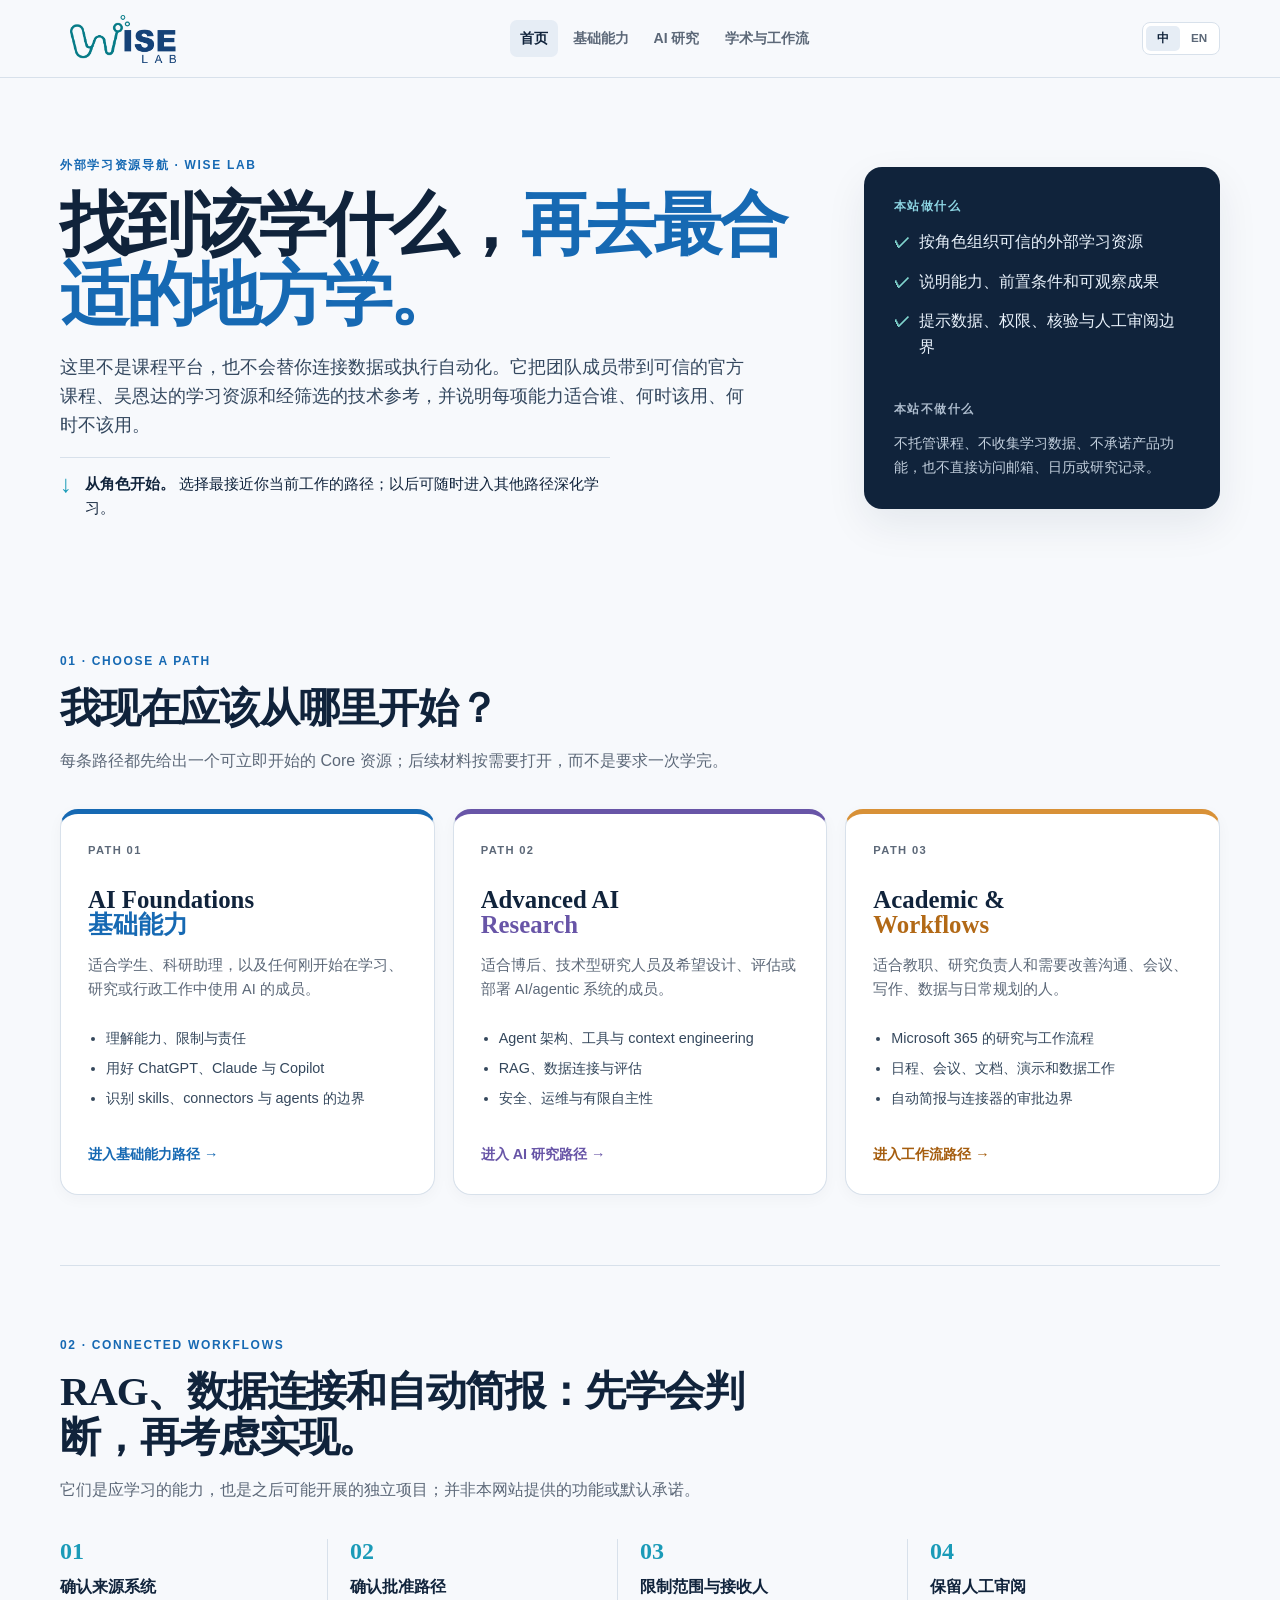
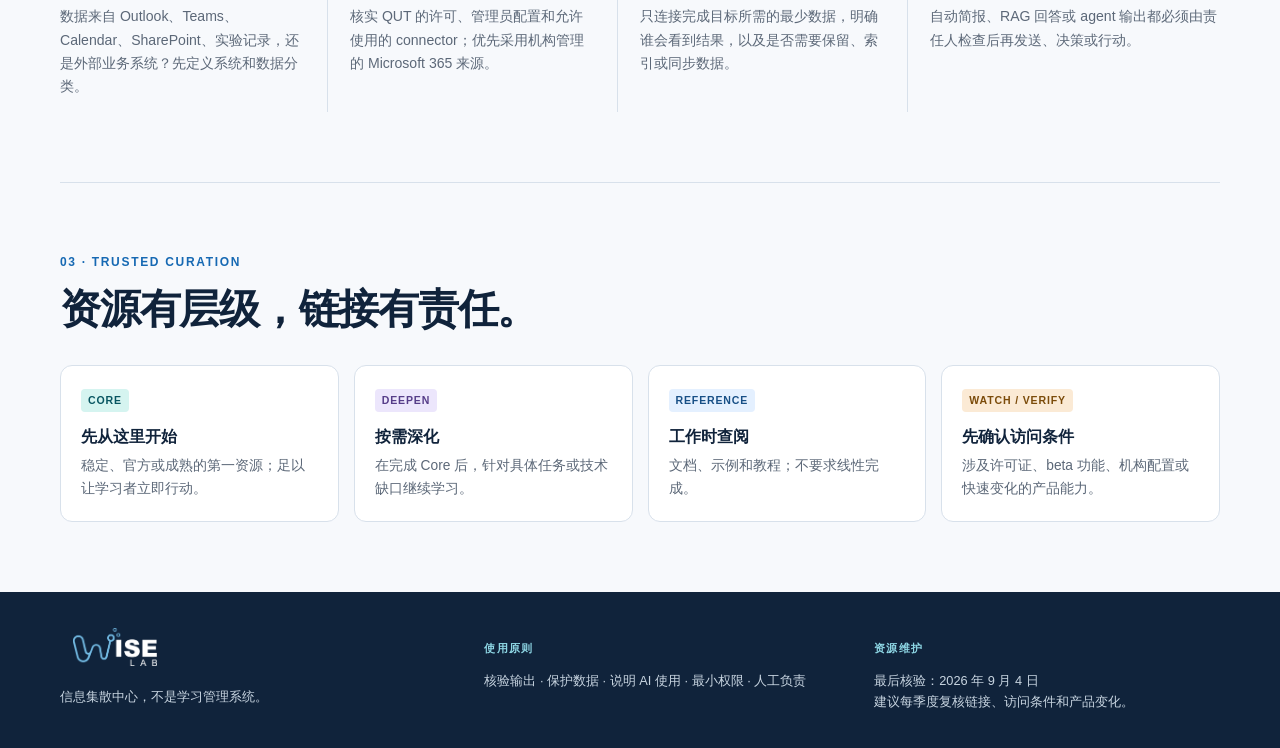
<file: index.html>
<!doctype html>
<html lang="zh-CN" data-page="home">
  <head>
    <meta charset="utf-8" />
    <meta name="viewport" content="width=device-width, initial-scale=1" />
    <meta name="description" content="WISE Lab 团队的外部 AI 学习资源导航中心。" />
    <title>WISE Lab AI 学习中心</title>
    <link rel="stylesheet" href="styles.css" />
    <script defer src="i18n.js"></script>
  </head>
  <body>
    <a class="skip-link" href="#main-content">跳到主要内容</a>
    <header class="site-header">
      <a class="brand brand-logo-link" href="index.html" aria-label="WISE Lab AI 学习中心首页"><img class="brand-logo" src="assets/WISE_NEW_LIGHT.png" alt="WISE Lab" /></a>
      <nav aria-label="主导航">
        <a class="is-current" href="index.html">首页</a>
        <a href="foundations.html">基础能力</a>
        <a href="advanced-research.html">AI 研究</a>
        <a href="academic-workflows.html">学术与工作流</a>
      </nav>
      <div class="language-switcher" data-language-toggle aria-label="切换语言"><button type="button" data-language="zh" aria-pressed="true">中</button><button type="button" data-language="en" aria-pressed="false">EN</button></div>
    </header>

    <main id="main-content">
      <section class="hero shell">
        <div class="hero-copy">
          <p class="eyebrow">外部学习资源导航 · WISE LAB</p>
          <h1>找到该学什么，<em>再去最合适的地方学。</em></h1>
          <p class="lead">这里不是课程平台，也不会替你连接数据或执行自动化。它把团队成员带到可信的官方课程、吴恩达的学习资源和经筛选的技术参考，并说明每项能力适合谁、何时该用、何时不该用。</p>
          <div class="hero-note">
            <span aria-hidden="true">↓</span>
            <p><strong>从角色开始。</strong> 选择最接近你当前工作的路径；以后可随时进入其他路径深化学习。</p>
          </div>
        </div>
        <aside class="purpose-panel" aria-label="本站边界">
          <p class="panel-label">本站做什么</p>
          <ul class="check-list">
            <li>按角色组织可信的外部学习资源</li>
            <li>说明能力、前置条件和可观察成果</li>
            <li>提示数据、权限、核验与人工审阅边界</li>
          </ul>
          <p class="panel-label muted">本站不做什么</p>
          <p class="small-copy">不托管课程、不收集学习数据、不承诺产品功能，也不直接访问邮箱、日历或研究记录。</p>
        </aside>
      </section>

      <section class="shell section-space" aria-labelledby="choose-path-title">
        <div class="section-heading">
          <p class="eyebrow">01 · CHOOSE A PATH</p>
          <h2 id="choose-path-title">我现在应该从哪里开始？</h2>
          <p>每条路径都先给出一个可立即开始的 Core 资源；后续材料按需要打开，而不是要求一次学完。</p>
        </div>
        <div class="path-grid">
          <article class="path-card foundation-card">
            <p class="path-index">PATH 01</p>
            <h3>AI Foundations<br /><span>基础能力</span></h3>
            <p>适合学生、科研助理，以及任何刚开始在学习、研究或行政工作中使用 AI 的成员。</p>
            <ul>
              <li>理解能力、限制与责任</li>
              <li>用好 ChatGPT、Claude 与 Copilot</li>
              <li>识别 skills、connectors 与 agents 的边界</li>
            </ul>
            <a class="text-link" href="foundations.html">进入基础能力路径 <span aria-hidden="true">→</span></a>
          </article>

          <article class="path-card research-card">
            <p class="path-index">PATH 02</p>
            <h3>Advanced AI<br /><span>Research</span></h3>
            <p>适合博后、技术型研究人员及希望设计、评估或部署 AI/agentic 系统的成员。</p>
            <ul>
              <li>Agent 架构、工具与 context engineering</li>
              <li>RAG、数据连接与评估</li>
              <li>安全、运维与有限自主性</li>
            </ul>
            <a class="text-link" href="advanced-research.html">进入 AI 研究路径 <span aria-hidden="true">→</span></a>
          </article>

          <article class="path-card workflow-card">
            <p class="path-index">PATH 03</p>
            <h3>Academic &amp;<br /><span>Workflows</span></h3>
            <p>适合教职、研究负责人和需要改善沟通、会议、写作、数据与日常规划的人。</p>
            <ul>
              <li>Microsoft 365 的研究与工作流程</li>
              <li>日程、会议、文档、演示和数据工作</li>
              <li>自动简报与连接器的审批边界</li>
            </ul>
            <a class="text-link" href="academic-workflows.html">进入工作流路径 <span aria-hidden="true">→</span></a>
          </article>
        </div>
      </section>

      <section class="shell section-space decision-section" aria-labelledby="connections-title">
        <div class="section-heading">
          <p class="eyebrow">02 · CONNECTED WORKFLOWS</p>
          <h2 id="connections-title">RAG、数据连接和自动简报：先学会判断，再考虑实现。</h2>
          <p>它们是应学习的能力，也是之后可能开展的独立项目；并非本网站提供的功能或默认承诺。</p>
        </div>
        <ol class="decision-steps">
          <li><span>01</span><div><h3>确认来源系统</h3><p>数据来自 Outlook、Teams、Calendar、SharePoint、实验记录，还是外部业务系统？先定义系统和数据分类。</p></div></li>
          <li><span>02</span><div><h3>确认批准路径</h3><p>核实 QUT 的许可、管理员配置和允许使用的 connector；优先采用机构管理的 Microsoft 365 来源。</p></div></li>
          <li><span>03</span><div><h3>限制范围与接收人</h3><p>只连接完成目标所需的最少数据，明确谁会看到结果，以及是否需要保留、索引或同步数据。</p></div></li>
          <li><span>04</span><div><h3>保留人工审阅</h3><p>自动简报、RAG 回答或 agent 输出都必须由责任人检查后再发送、决策或行动。</p></div></li>
        </ol>
      </section>

      <section class="shell section-space tiers-section" aria-labelledby="resource-title">
        <div class="section-heading">
          <p class="eyebrow">03 · TRUSTED CURATION</p>
          <h2 id="resource-title">资源有层级，链接有责任。</h2>
        </div>
        <div class="tier-grid">
          <article><span class="tier core">CORE</span><h3>先从这里开始</h3><p>稳定、官方或成熟的第一资源；足以让学习者立即行动。</p></article>
          <article><span class="tier deepen">DEEPEN</span><h3>按需深化</h3><p>在完成 Core 后，针对具体任务或技术缺口继续学习。</p></article>
          <article><span class="tier reference">REFERENCE</span><h3>工作时查阅</h3><p>文档、示例和教程；不要求线性完成。</p></article>
          <article><span class="tier verify">WATCH / VERIFY</span><h3>先确认访问条件</h3><p>涉及许可证、beta 功能、机构配置或快速变化的产品能力。</p></article>
        </div>
      </section>
    </main>

    <footer class="site-footer">
      <div class="shell footer-grid">
        <div><a class="brand footer-brand" href="index.html"><img class="brand-logo footer-logo" src="assets/WISE_NEW_DARK.png" alt="WISE Lab" /></a><p>信息集散中心，不是学习管理系统。</p></div>
        <div><p class="footer-label">使用原则</p><p>核验输出 · 保护数据 · 说明 AI 使用 · 最小权限 · 人工负责</p></div>
        <div><p class="footer-label">资源维护</p><p>最后核验：2026 年 9 月 4 日<br />建议每季度复核链接、访问条件和产品变化。</p></div>
      </div>
    </footer>
  </body>
</html>
</file>
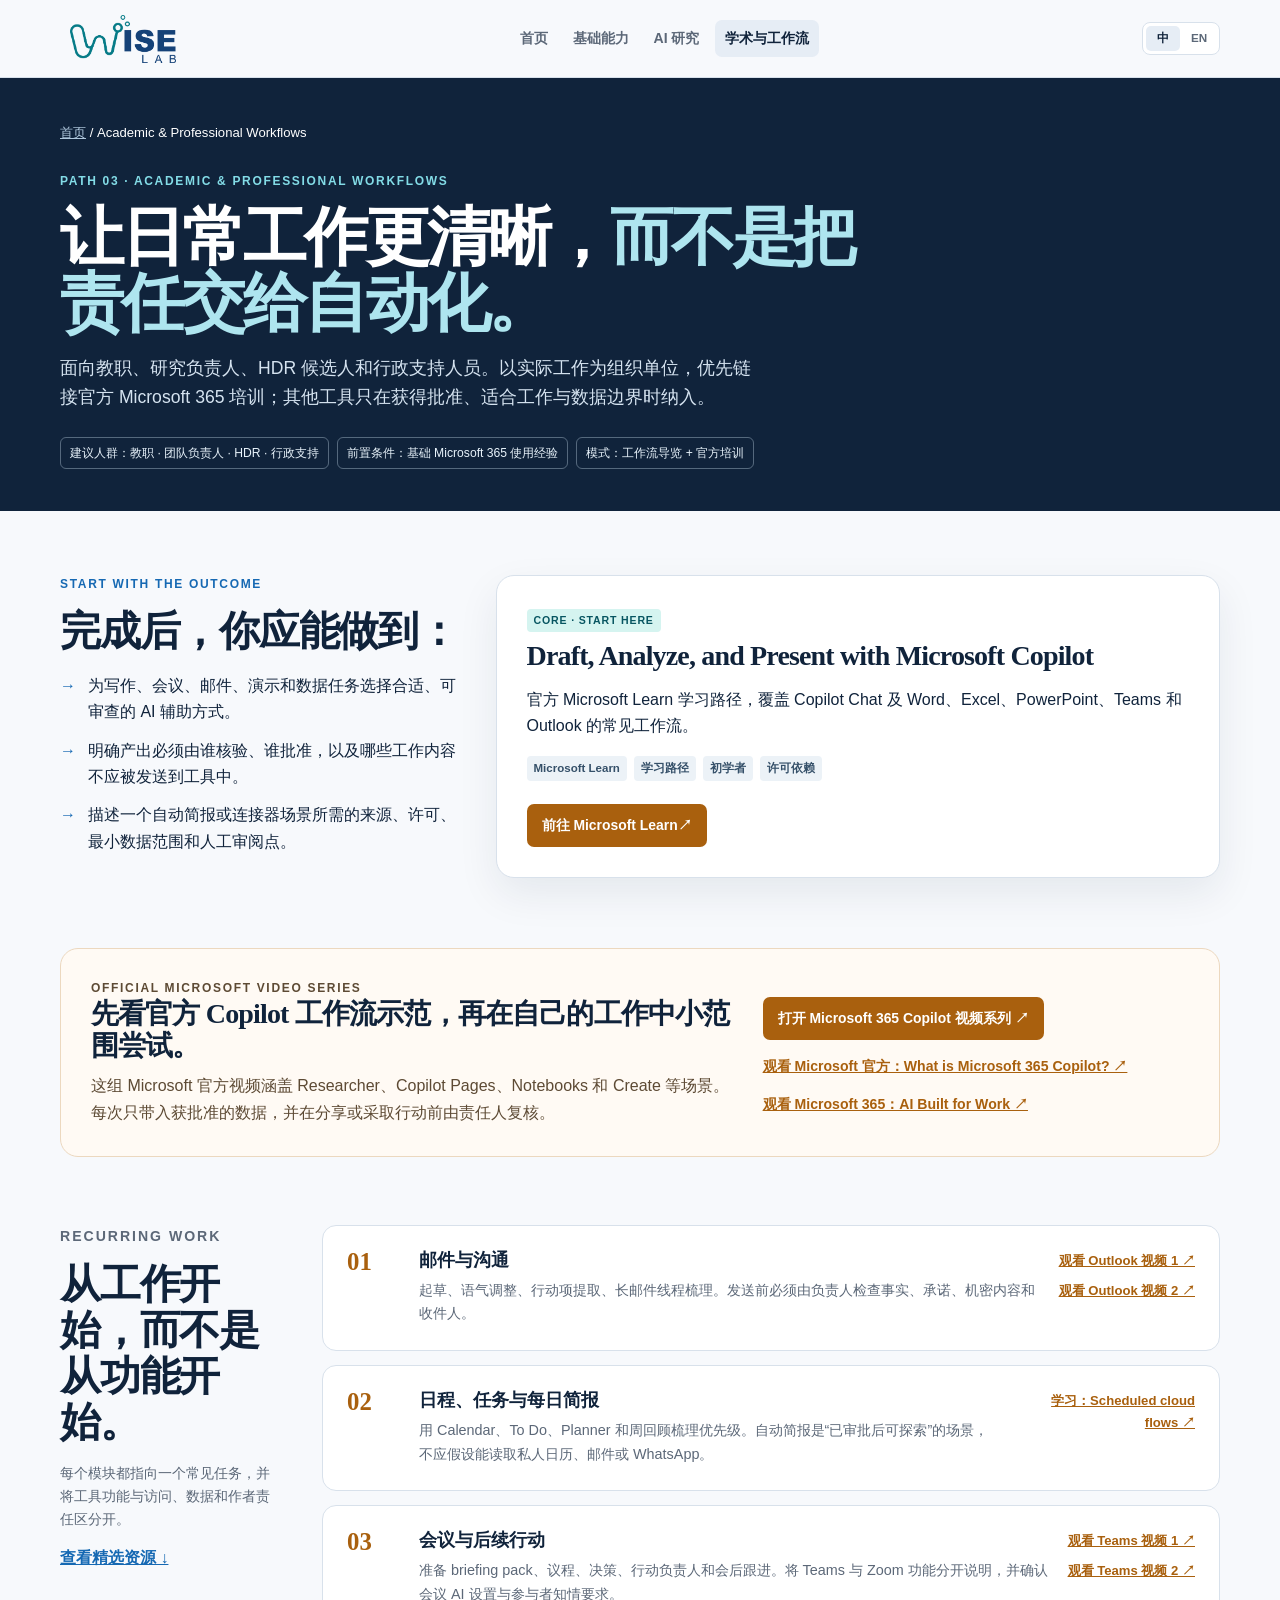
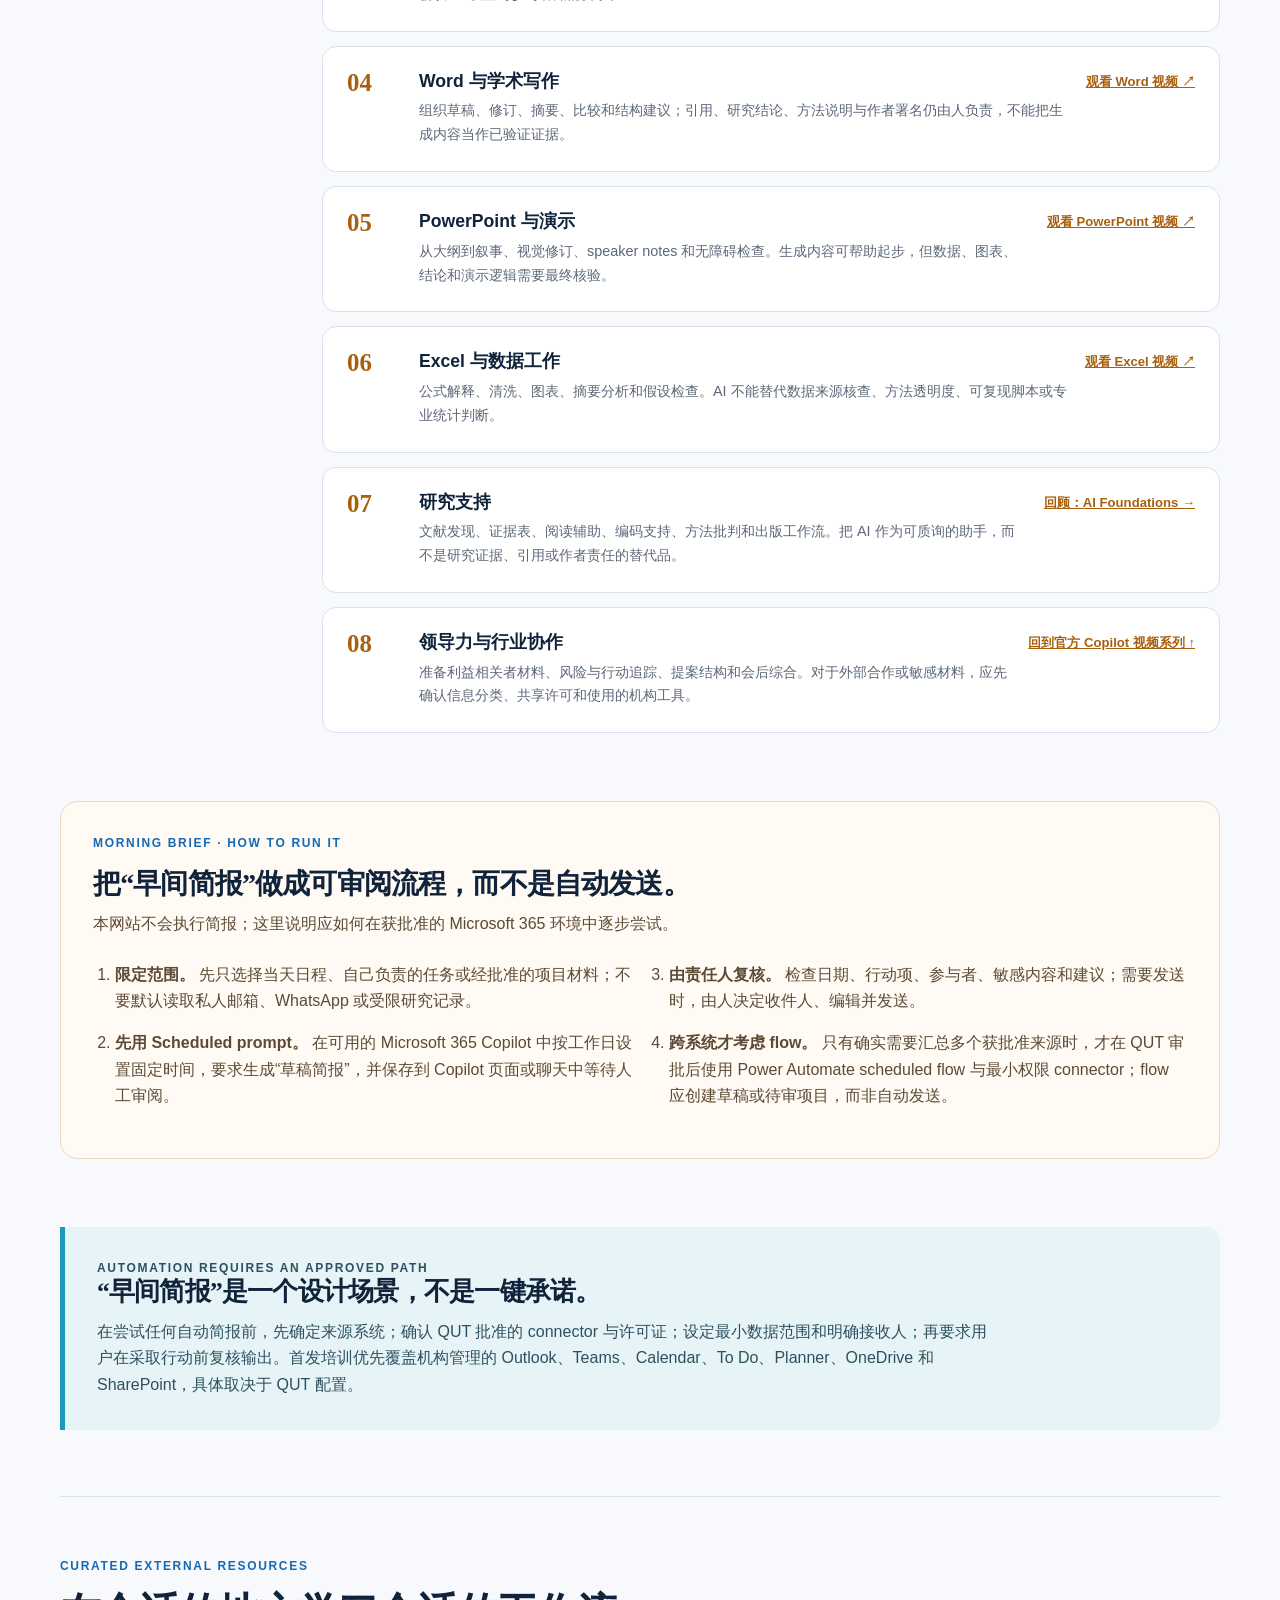
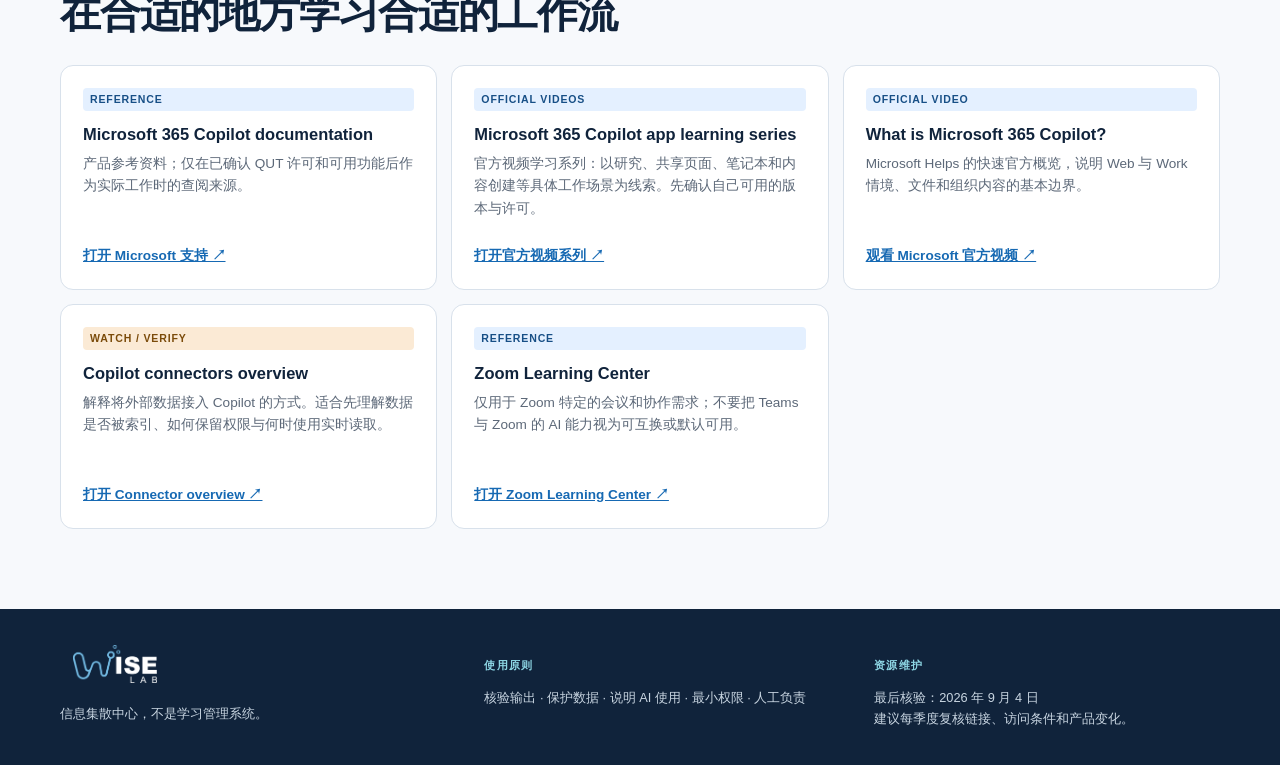
<file: academic-workflows.html>
<!doctype html>
<html lang="zh-CN" data-page="workflows">
  <head>
    <meta charset="utf-8" />
    <meta name="viewport" content="width=device-width, initial-scale=1" />
    <meta name="description" content="WISE Lab 学术与专业工作流学习路径。" />
    <title>Academic &amp; Workflows｜WISE Lab</title>
    <link rel="stylesheet" href="styles.css" />
    <script defer src="i18n.js"></script>
  </head>
  <body>
    <a class="skip-link" href="#main-content">跳到主要内容</a>
    <header class="site-header"><a class="brand brand-logo-link" href="index.html" aria-label="WISE Lab AI 学习中心首页"><img class="brand-logo" src="assets/WISE_NEW_LIGHT.png" alt="WISE Lab" /></a><nav aria-label="主导航"><a href="index.html">首页</a><a href="foundations.html">基础能力</a><a href="advanced-research.html">AI 研究</a><a class="is-current" href="academic-workflows.html">学术与工作流</a></nav><div class="language-switcher" data-language-toggle aria-label="切换语言"><button type="button" data-language="zh" aria-pressed="true">中</button><button type="button" data-language="en" aria-pressed="false">EN</button></div></header>
    <main id="main-content">
      <section class="page-hero"><div class="shell"><p class="crumbs"><a href="index.html">首页</a> / Academic &amp; Professional Workflows</p><p class="eyebrow">PATH 03 · ACADEMIC &amp; PROFESSIONAL WORKFLOWS</p><h1>让日常工作更清晰，<em>而不是把责任交给自动化。</em></h1><p class="lead">面向教职、研究负责人、HDR 候选人和行政支持人员。以实际工作为组织单位，优先链接官方 Microsoft 365 培训；其他工具只在获得批准、适合工作与数据边界时纳入。</p><div class="meta-row"><span>建议人群：教职 · 团队负责人 · HDR · 行政支持</span><span>前置条件：基础 Microsoft 365 使用经验</span><span>模式：工作流导览 + 官方培训</span></div></div></section>
      <div class="shell page-main">
        <section class="start-grid" aria-labelledby="outcomes-title"><div><p class="eyebrow">START WITH THE OUTCOME</p><h2 id="outcomes-title">完成后，你应能做到：</h2><ul class="outcome-list"><li>为写作、会议、邮件、演示和数据任务选择合适、可审查的 AI 辅助方式。</li><li>明确产出必须由谁核验、谁批准，以及哪些工作内容不应被发送到工具中。</li><li>描述一个自动简报或连接器场景所需的来源、许可、最小数据范围和人工审阅点。</li></ul></div><article class="start-card"><span class="tier core">CORE · START HERE</span><h2>Draft, Analyze, and Present with Microsoft Copilot</h2><p>官方 Microsoft Learn 学习路径，覆盖 Copilot Chat 及 Word、Excel、PowerPoint、Teams 和 Outlook 的常见工作流。</p><div class="resource-meta"><span>Microsoft Learn</span><span>学习路径</span><span>初学者</span><span>许可依赖</span></div><a class="button-link gold" href="https://learn.microsoft.com/en-us/training/paths/draft-analyze-present-microsoft-365-copilot/" target="_blank" rel="noopener noreferrer">前往 Microsoft Learn <span aria-hidden="true">↗</span></a></article></section>
        <section class="official-video-section" aria-labelledby="copilot-video-title"><div><p class="eyebrow">OFFICIAL MICROSOFT VIDEO SERIES</p><h2 id="copilot-video-title">先看官方 Copilot 工作流示范，再在自己的工作中小范围尝试。</h2><p>这组 Microsoft 官方视频涵盖 Researcher、Copilot Pages、Notebooks 和 Create 等场景。每次只带入获批准的数据，并在分享或采取行动前由责任人复核。</p></div><div class="official-video-links"><a class="button-link gold" href="https://enablement.microsoft.com/en-us/copilot/app/" target="_blank" rel="noopener noreferrer">打开 Microsoft 365 Copilot 视频系列 ↗</a><a href="https://www.youtube.com/watch?v=zqH-HtQbaeU" target="_blank" rel="noopener noreferrer">观看 Microsoft 官方：What is Microsoft 365 Copilot? ↗</a><a href="https://www.youtube.com/watch?v=3f_xP7AWuyI" target="_blank" rel="noopener noreferrer">观看 Microsoft 365：AI Built for Work ↗</a></div></section>
        <section class="module-layout" aria-labelledby="map-title"><aside><p class="eyebrow">RECURRING WORK</p><h2 id="map-title">从工作开始，而不是从功能开始。</h2><p>每个模块都指向一个常见任务，并将工具功能与访问、数据和作者责任区分开。</p><a href="#resources">查看精选资源 ↓</a></aside><div class="module-list">
          <article class="module-card gold"><span class="module-number">01</span><div><h3>邮件与沟通</h3><p>起草、语气调整、行动项提取、长邮件线程梳理。发送前必须由负责人检查事实、承诺、机密内容和收件人。</p></div><div class="module-video-links"><a href="https://www.youtube.com/watch?v=wTm-AOm5Ia8&amp;t=4s" target="_blank" rel="noopener noreferrer">观看 Outlook 视频 1 ↗</a><a href="https://www.youtube.com/watch?v=ienMotF6SC8" target="_blank" rel="noopener noreferrer">观看 Outlook 视频 2 ↗</a></div></article>
          <article class="module-card gold"><span class="module-number">02</span><div><h3>日程、任务与每日简报</h3><p>用 Calendar、To Do、Planner 和周回顾梳理优先级。自动简报是“已审批后可探索”的场景，不应假设能读取私人日历、邮件或 WhatsApp。</p></div><a href="https://learn.microsoft.com/en-us/power-automate/run-scheduled-tasks" target="_blank" rel="noopener noreferrer">学习：Scheduled cloud flows ↗</a></article>
          <article class="module-card gold"><span class="module-number">03</span><div><h3>会议与后续行动</h3><p>准备 briefing pack、议程、决策、行动负责人和会后跟进。将 Teams 与 Zoom 功能分开说明，并确认会议 AI 设置与参与者知情要求。</p></div><div class="module-video-links"><a href="https://www.youtube.com/watch?v=DnxEyXXl2gE" target="_blank" rel="noopener noreferrer">观看 Teams 视频 1 ↗</a><a href="https://www.youtube.com/watch?v=l0nh1sYtY5A" target="_blank" rel="noopener noreferrer">观看 Teams 视频 2 ↗</a></div></article>
          <article class="module-card gold"><span class="module-number">04</span><div><h3>Word 与学术写作</h3><p>组织草稿、修订、摘要、比较和结构建议；引用、研究结论、方法说明与作者署名仍由人负责，不能把生成内容当作已验证证据。</p></div><a href="https://www.youtube.com/watch?v=vnxPcYGtw_8" target="_blank" rel="noopener noreferrer">观看 Word 视频 ↗</a></article>
          <article class="module-card gold"><span class="module-number">05</span><div><h3>PowerPoint 与演示</h3><p>从大纲到叙事、视觉修订、speaker notes 和无障碍检查。生成内容可帮助起步，但数据、图表、结论和演示逻辑需要最终核验。</p></div><a href="https://www.youtube.com/watch?v=_UW2V3apVl8" target="_blank" rel="noopener noreferrer">观看 PowerPoint 视频 ↗</a></article>
          <article class="module-card gold"><span class="module-number">06</span><div><h3>Excel 与数据工作</h3><p>公式解释、清洗、图表、摘要分析和假设检查。AI 不能替代数据来源核查、方法透明度、可复现脚本或专业统计判断。</p></div><a href="https://www.youtube.com/watch?v=a0vdb8Xw2Dw" target="_blank" rel="noopener noreferrer">观看 Excel 视频 ↗</a></article>
          <article class="module-card gold"><span class="module-number">07</span><div><h3>研究支持</h3><p>文献发现、证据表、阅读辅助、编码支持、方法批判和出版工作流。把 AI 作为可质询的助手，而不是研究证据、引用或作者责任的替代品。</p></div><a href="foundations.html">回顾：AI Foundations →</a></article>
          <article class="module-card gold"><span class="module-number">08</span><div><h3>领导力与行业协作</h3><p>准备利益相关者材料、风险与行动追踪、提案结构和会后综合。对于外部合作或敏感材料，应先确认信息分类、共享许可和使用的机构工具。</p></div><a href="#copilot-video-title">回到官方 Copilot 视频系列 ↑</a></article>
        </div></section>
        <section class="morning-brief-section" aria-labelledby="morning-brief-title"><div><p class="eyebrow">MORNING BRIEF · HOW TO RUN IT</p><h2 id="morning-brief-title">把“早间简报”做成可审阅流程，而不是自动发送。</h2><p>本网站不会执行简报；这里说明应如何在获批准的 Microsoft 365 环境中逐步尝试。</p></div><ol><li><strong>限定范围。</strong> 先只选择当天日程、自己负责的任务或经批准的项目材料；不要默认读取私人邮箱、WhatsApp 或受限研究记录。</li><li><strong>先用 Scheduled prompt。</strong> 在可用的 Microsoft 365 Copilot 中按工作日设置固定时间，要求生成“草稿简报”，并保存到 Copilot 页面或聊天中等待人工审阅。</li><li><strong>由责任人复核。</strong> 检查日期、行动项、参与者、敏感内容和建议；需要发送时，由人决定收件人、编辑并发送。</li><li><strong>跨系统才考虑 flow。</strong> 只有确实需要汇总多个获批准来源时，才在 QUT 审批后使用 Power Automate scheduled flow 与最小权限 connector；flow 应创建草稿或待审项目，而非自动发送。</li></ol></section>
        <section class="boundary"><p class="eyebrow">AUTOMATION REQUIRES AN APPROVED PATH</p><h2>“早间简报”是一个设计场景，不是一键承诺。</h2><p>在尝试任何自动简报前，先确定来源系统；确认 QUT 批准的 connector 与许可证；设定最小数据范围和明确接收人；再要求用户在采取行动前复核输出。首发培训优先覆盖机构管理的 Outlook、Teams、Calendar、To Do、Planner、OneDrive 和 SharePoint，具体取决于 QUT 配置。</p></section>
        <section class="resource-section" id="resources" aria-labelledby="resources-title"><p class="eyebrow">CURATED EXTERNAL RESOURCES</p><h2 id="resources-title">在合适的地方学习合适的工作流</h2><div class="resource-grid">
          <article class="resource-card"><span class="tier reference">REFERENCE</span><h3>Microsoft 365 Copilot documentation</h3><p>产品参考资料；仅在已确认 QUT 许可和可用功能后作为实际工作时的查阅来源。</p><a href="https://support.microsoft.com/copilot" target="_blank" rel="noopener noreferrer">打开 Microsoft 支持 ↗</a></article>
          <article class="resource-card"><span class="tier reference">OFFICIAL VIDEOS</span><h3>Microsoft 365 Copilot app learning series</h3><p>官方视频学习系列：以研究、共享页面、笔记本和内容创建等具体工作场景为线索。先确认自己可用的版本与许可。</p><a href="https://enablement.microsoft.com/en-us/copilot/app/" target="_blank" rel="noopener noreferrer">打开官方视频系列 ↗</a></article>
          <article class="resource-card"><span class="tier reference">OFFICIAL VIDEO</span><h3>What is Microsoft 365 Copilot?</h3><p>Microsoft Helps 的快速官方概览，说明 Web 与 Work 情境、文件和组织内容的基本边界。</p><a href="https://www.youtube.com/watch?v=zqH-HtQbaeU" target="_blank" rel="noopener noreferrer">观看 Microsoft 官方视频 ↗</a></article>
          <article class="resource-card"><span class="tier verify">WATCH / VERIFY</span><h3>Copilot connectors overview</h3><p>解释将外部数据接入 Copilot 的方式。适合先理解数据是否被索引、如何保留权限与何时使用实时读取。</p><a href="https://learn.microsoft.com/en-us/microsoft-365/copilot/connectors/overview" target="_blank" rel="noopener noreferrer">打开 Connector overview ↗</a></article>
          <article class="resource-card"><span class="tier reference">REFERENCE</span><h3>Zoom Learning Center</h3><p>仅用于 Zoom 特定的会议和协作需求；不要把 Teams 与 Zoom 的 AI 能力视为可互换或默认可用。</p><a href="https://learning.zoom.us/" target="_blank" rel="noopener noreferrer">打开 Zoom Learning Center ↗</a></article>
        </div></section>
      </div>
    </main>
    <footer class="site-footer"><div class="shell footer-grid"><div><a class="brand footer-brand" href="index.html"><img class="brand-logo footer-logo" src="assets/WISE_NEW_DARK.png" alt="WISE Lab" /></a><p>信息集散中心，不是学习管理系统。</p></div><div><p class="footer-label">使用原则</p><p>核验输出 · 保护数据 · 说明 AI 使用 · 最小权限 · 人工负责</p></div><div><p class="footer-label">资源维护</p><p>最后核验：2026 年 9 月 4 日<br />建议每季度复核链接、访问条件和产品变化。</p></div></div></footer>
  </body>
</html>
</file>
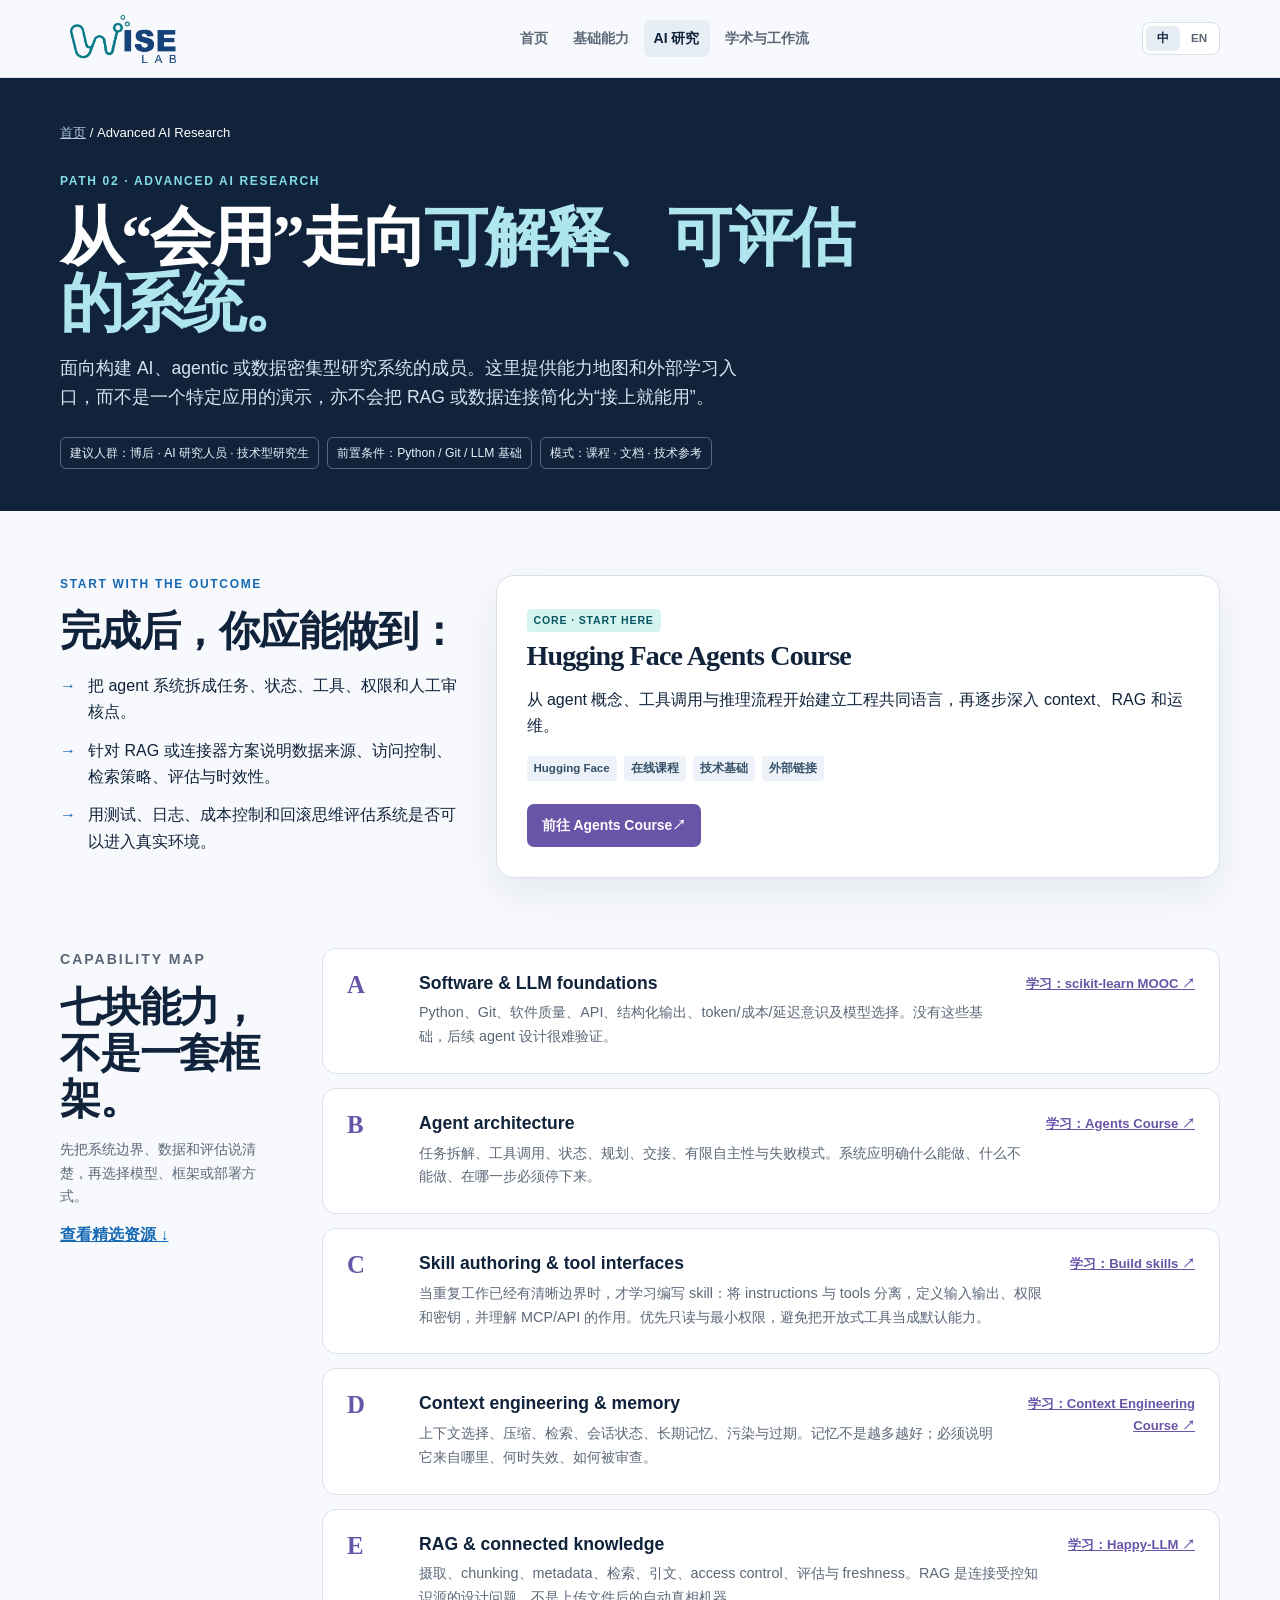
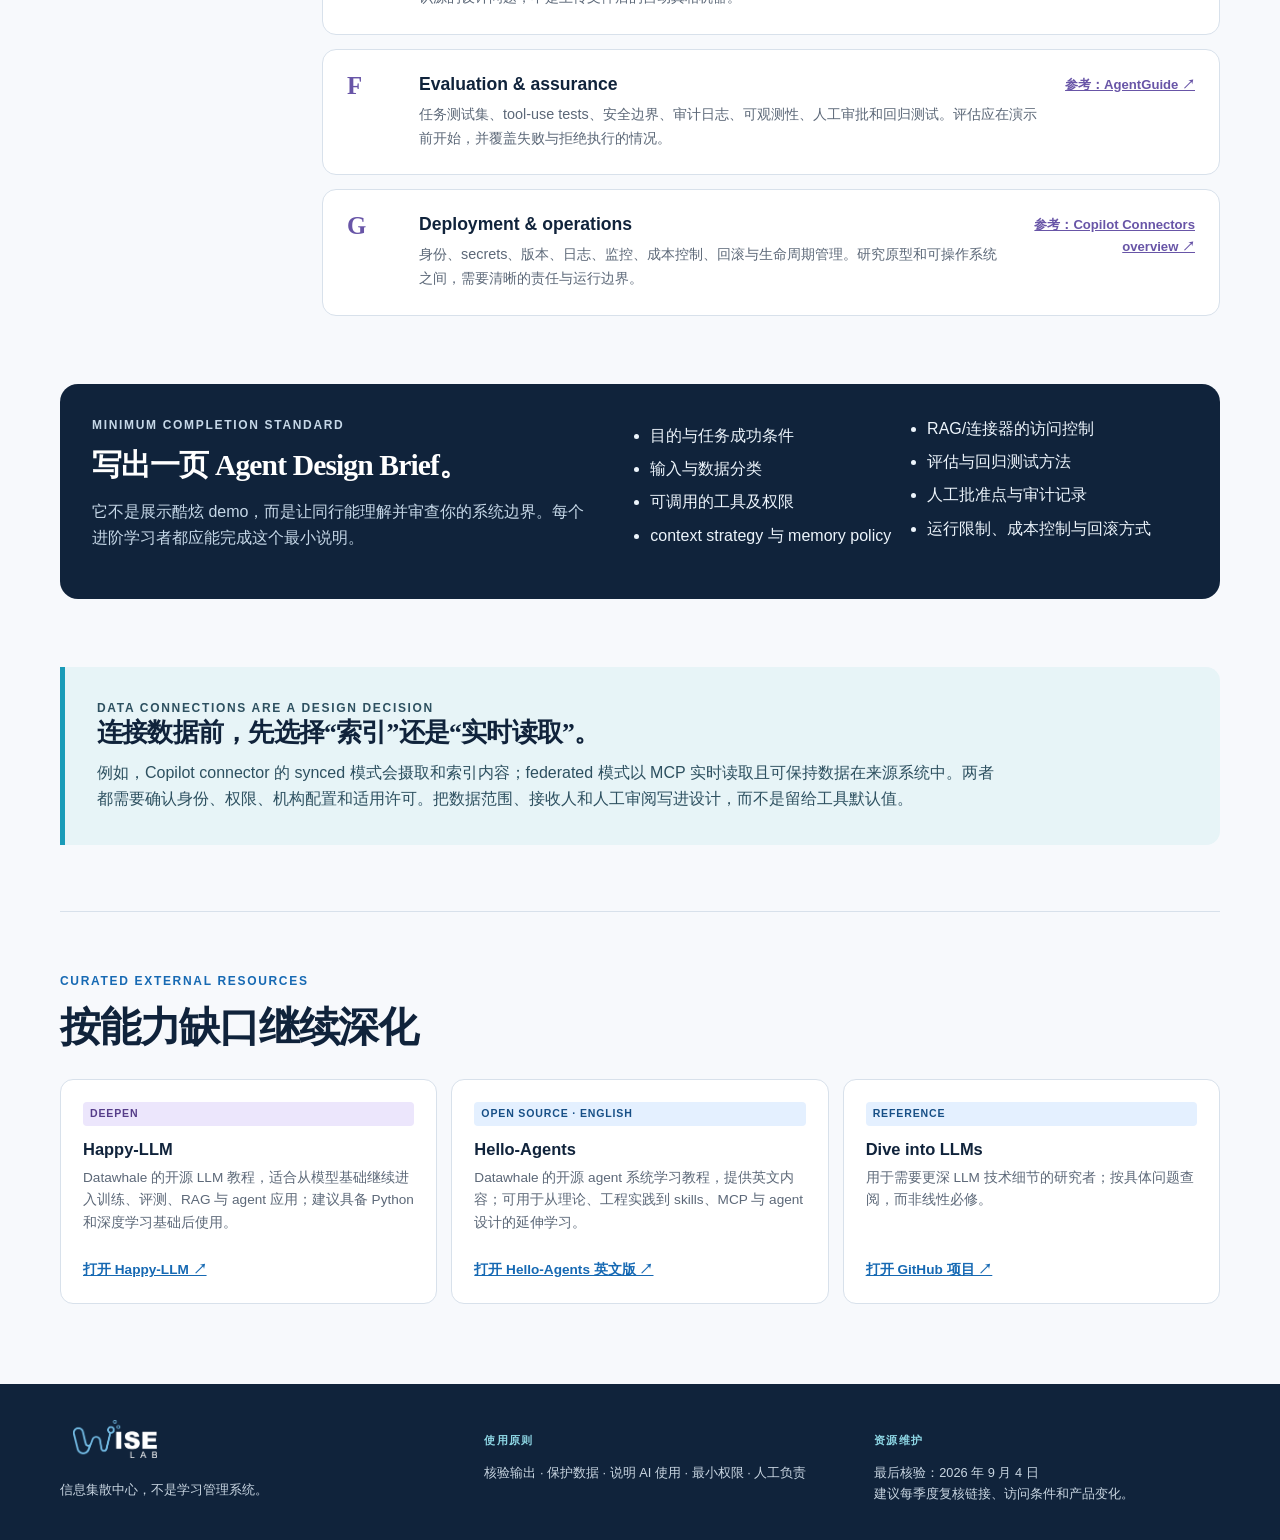
<file: advanced-research.html>
<!doctype html>
<html lang="zh-CN" data-page="research">
  <head>
    <meta charset="utf-8" />
    <meta name="viewport" content="width=device-width, initial-scale=1" />
    <meta name="description" content="WISE Lab Advanced AI Research 外部学习路径。" />
    <title>Advanced AI Research｜WISE Lab</title>
    <link rel="stylesheet" href="styles.css" />
    <script defer src="i18n.js"></script>
  </head>
  <body>
    <a class="skip-link" href="#main-content">跳到主要内容</a>
    <header class="site-header"><a class="brand brand-logo-link" href="index.html" aria-label="WISE Lab AI 学习中心首页"><img class="brand-logo" src="assets/WISE_NEW_LIGHT.png" alt="WISE Lab" /></a><nav aria-label="主导航"><a href="index.html">首页</a><a href="foundations.html">基础能力</a><a class="is-current" href="advanced-research.html">AI 研究</a><a href="academic-workflows.html">学术与工作流</a></nav><div class="language-switcher" data-language-toggle aria-label="切换语言"><button type="button" data-language="zh" aria-pressed="true">中</button><button type="button" data-language="en" aria-pressed="false">EN</button></div></header>
    <main id="main-content">
      <section class="page-hero"><div class="shell"><p class="crumbs"><a href="index.html">首页</a> / Advanced AI Research</p><p class="eyebrow">PATH 02 · ADVANCED AI RESEARCH</p><h1>从“会用”走向<em>可解释、可评估的系统。</em></h1><p class="lead">面向构建 AI、agentic 或数据密集型研究系统的成员。这里提供能力地图和外部学习入口，而不是一个特定应用的演示，亦不会把 RAG 或数据连接简化为“接上就能用”。</p><div class="meta-row"><span>建议人群：博后 · AI 研究人员 · 技术型研究生</span><span>前置条件：Python / Git / LLM 基础</span><span>模式：课程 · 文档 · 技术参考</span></div></div></section>
      <div class="shell page-main">
        <section class="start-grid" aria-labelledby="outcomes-title"><div><p class="eyebrow">START WITH THE OUTCOME</p><h2 id="outcomes-title">完成后，你应能做到：</h2><ul class="outcome-list"><li>把 agent 系统拆成任务、状态、工具、权限和人工审核点。</li><li>针对 RAG 或连接器方案说明数据来源、访问控制、检索策略、评估与时效性。</li><li>用测试、日志、成本控制和回滚思维评估系统是否可以进入真实环境。</li></ul></div><article class="start-card"><span class="tier core">CORE · START HERE</span><h2>Hugging Face Agents Course</h2><p>从 agent 概念、工具调用与推理流程开始建立工程共同语言，再逐步深入 context、RAG 和运维。</p><div class="resource-meta"><span>Hugging Face</span><span>在线课程</span><span>技术基础</span><span>外部链接</span></div><a class="button-link violet" href="https://huggingface.co/learn/agents-course/unit0/introduction" target="_blank" rel="noopener noreferrer">前往 Agents Course <span aria-hidden="true">↗</span></a></article></section>
        <section class="module-layout" aria-labelledby="map-title"><aside><p class="eyebrow">CAPABILITY MAP</p><h2 id="map-title">七块能力，不是一套框架。</h2><p>先把系统边界、数据和评估说清楚，再选择模型、框架或部署方式。</p><a href="#resources">查看精选资源 ↓</a></aside><div class="module-list">
          <article class="module-card violet"><span class="module-number">A</span><div><h3>Software &amp; LLM foundations</h3><p>Python、Git、软件质量、API、结构化输出、token/成本/延迟意识及模型选择。没有这些基础，后续 agent 设计很难验证。</p></div><a href="https://inria.github.io/scikit-learn-mooc/" target="_blank" rel="noopener noreferrer">学习：scikit-learn MOOC ↗</a></article>
          <article class="module-card violet"><span class="module-number">B</span><div><h3>Agent architecture</h3><p>任务拆解、工具调用、状态、规划、交接、有限自主性与失败模式。系统应明确什么能做、什么不能做、在哪一步必须停下来。</p></div><a href="https://huggingface.co/learn/agents-course/unit0/introduction" target="_blank" rel="noopener noreferrer">学习：Agents Course ↗</a></article>
          <article class="module-card violet"><span class="module-number">C</span><div><h3>Skill authoring &amp; tool interfaces</h3><p>当重复工作已经有清晰边界时，才学习编写 skill：将 instructions 与 tools 分离，定义输入输出、权限和密钥，并理解 MCP/API 的作用。优先只读与最小权限，避免把开放式工具当成默认能力。</p></div><a href="https://learn.chatgpt.com/docs/build-skills" target="_blank" rel="noopener noreferrer">学习：Build skills ↗</a></article>
          <article class="module-card violet"><span class="module-number">D</span><div><h3>Context engineering &amp; memory</h3><p>上下文选择、压缩、检索、会话状态、长期记忆、污染与过期。记忆不是越多越好；必须说明它来自哪里、何时失效、如何被审查。</p></div><a href="https://huggingface.co/learn/context-course/unit0/introduction" target="_blank" rel="noopener noreferrer">学习：Context Engineering Course ↗</a></article>
          <article class="module-card violet"><span class="module-number">E</span><div><h3>RAG &amp; connected knowledge</h3><p>摄取、chunking、metadata、检索、引文、access control、评估与 freshness。RAG 是连接受控知识源的设计问题，不是上传文件后的自动真相机器。</p></div><a href="https://github.com/datawhalechina/happy-llm" target="_blank" rel="noopener noreferrer">学习：Happy-LLM ↗</a></article>
          <article class="module-card violet"><span class="module-number">F</span><div><h3>Evaluation &amp; assurance</h3><p>任务测试集、tool-use tests、安全边界、审计日志、可观测性、人工审批和回归测试。评估应在演示前开始，并覆盖失败与拒绝执行的情况。</p></div><a href="https://github.com/adongwanai/AgentGuide" target="_blank" rel="noopener noreferrer">参考：AgentGuide ↗</a></article>
          <article class="module-card violet"><span class="module-number">G</span><div><h3>Deployment &amp; operations</h3><p>身份、secrets、版本、日志、监控、成本控制、回滚与生命周期管理。研究原型和可操作系统之间，需要清晰的责任与运行边界。</p></div><a href="https://learn.microsoft.com/en-us/microsoft-365/copilot/connectors/overview" target="_blank" rel="noopener noreferrer">参考：Copilot Connectors overview ↗</a></article>
        </div></section>
        <section class="standard-card" aria-labelledby="standard-title"><div><p class="eyebrow">MINIMUM COMPLETION STANDARD</p><h2 id="standard-title">写出一页 Agent Design Brief。</h2><p>它不是展示酷炫 demo，而是让同行能理解并审查你的系统边界。每个进阶学习者都应能完成这个最小说明。</p></div><ul><li>目的与任务成功条件</li><li>输入与数据分类</li><li>可调用的工具及权限</li><li>context strategy 与 memory policy</li><li>RAG/连接器的访问控制</li><li>评估与回归测试方法</li><li>人工批准点与审计记录</li><li>运行限制、成本控制与回滚方式</li></ul></section>
        <section class="boundary"><p class="eyebrow">DATA CONNECTIONS ARE A DESIGN DECISION</p><h2>连接数据前，先选择“索引”还是“实时读取”。</h2><p>例如，Copilot connector 的 synced 模式会摄取和索引内容；federated 模式以 MCP 实时读取且可保持数据在来源系统中。两者都需要确认身份、权限、机构配置和适用许可。把数据范围、接收人和人工审阅写进设计，而不是留给工具默认值。</p></section>
        <section class="resource-section" id="resources" aria-labelledby="resources-title"><p class="eyebrow">CURATED EXTERNAL RESOURCES</p><h2 id="resources-title">按能力缺口继续深化</h2><div class="resource-grid">
          <article class="resource-card"><span class="tier deepen">DEEPEN</span><h3>Happy-LLM</h3><p>Datawhale 的开源 LLM 教程，适合从模型基础继续进入训练、评测、RAG 与 agent 应用；建议具备 Python 和深度学习基础后使用。</p><a href="https://github.com/datawhalechina/happy-llm" target="_blank" rel="noopener noreferrer">打开 Happy-LLM ↗</a></article>
          <article class="resource-card"><span class="tier reference">OPEN SOURCE · ENGLISH</span><h3>Hello-Agents</h3><p>Datawhale 的开源 agent 系统学习教程，提供英文内容；可用于从理论、工程实践到 skills、MCP 与 agent 设计的延伸学习。</p><a href="https://github.com/datawhalechina/hello-agents/blob/main/docs/README_EN.md" target="_blank" rel="noopener noreferrer">打开 Hello-Agents 英文版 ↗</a></article>
          <article class="resource-card"><span class="tier reference">REFERENCE</span><h3>Dive into LLMs</h3><p>用于需要更深 LLM 技术细节的研究者；按具体问题查阅，而非线性必修。</p><a href="https://github.com/Lordog/dive-into-llms" target="_blank" rel="noopener noreferrer">打开 GitHub 项目 ↗</a></article>
        </div></section>
      </div>
    </main>
    <footer class="site-footer"><div class="shell footer-grid"><div><a class="brand footer-brand" href="index.html"><img class="brand-logo footer-logo" src="assets/WISE_NEW_DARK.png" alt="WISE Lab" /></a><p>信息集散中心，不是学习管理系统。</p></div><div><p class="footer-label">使用原则</p><p>核验输出 · 保护数据 · 说明 AI 使用 · 最小权限 · 人工负责</p></div><div><p class="footer-label">资源维护</p><p>最后核验：2026 年 9 月 4 日<br />建议每季度复核链接、访问条件和产品变化。</p></div></div></footer>
  </body>
</html>
</file>
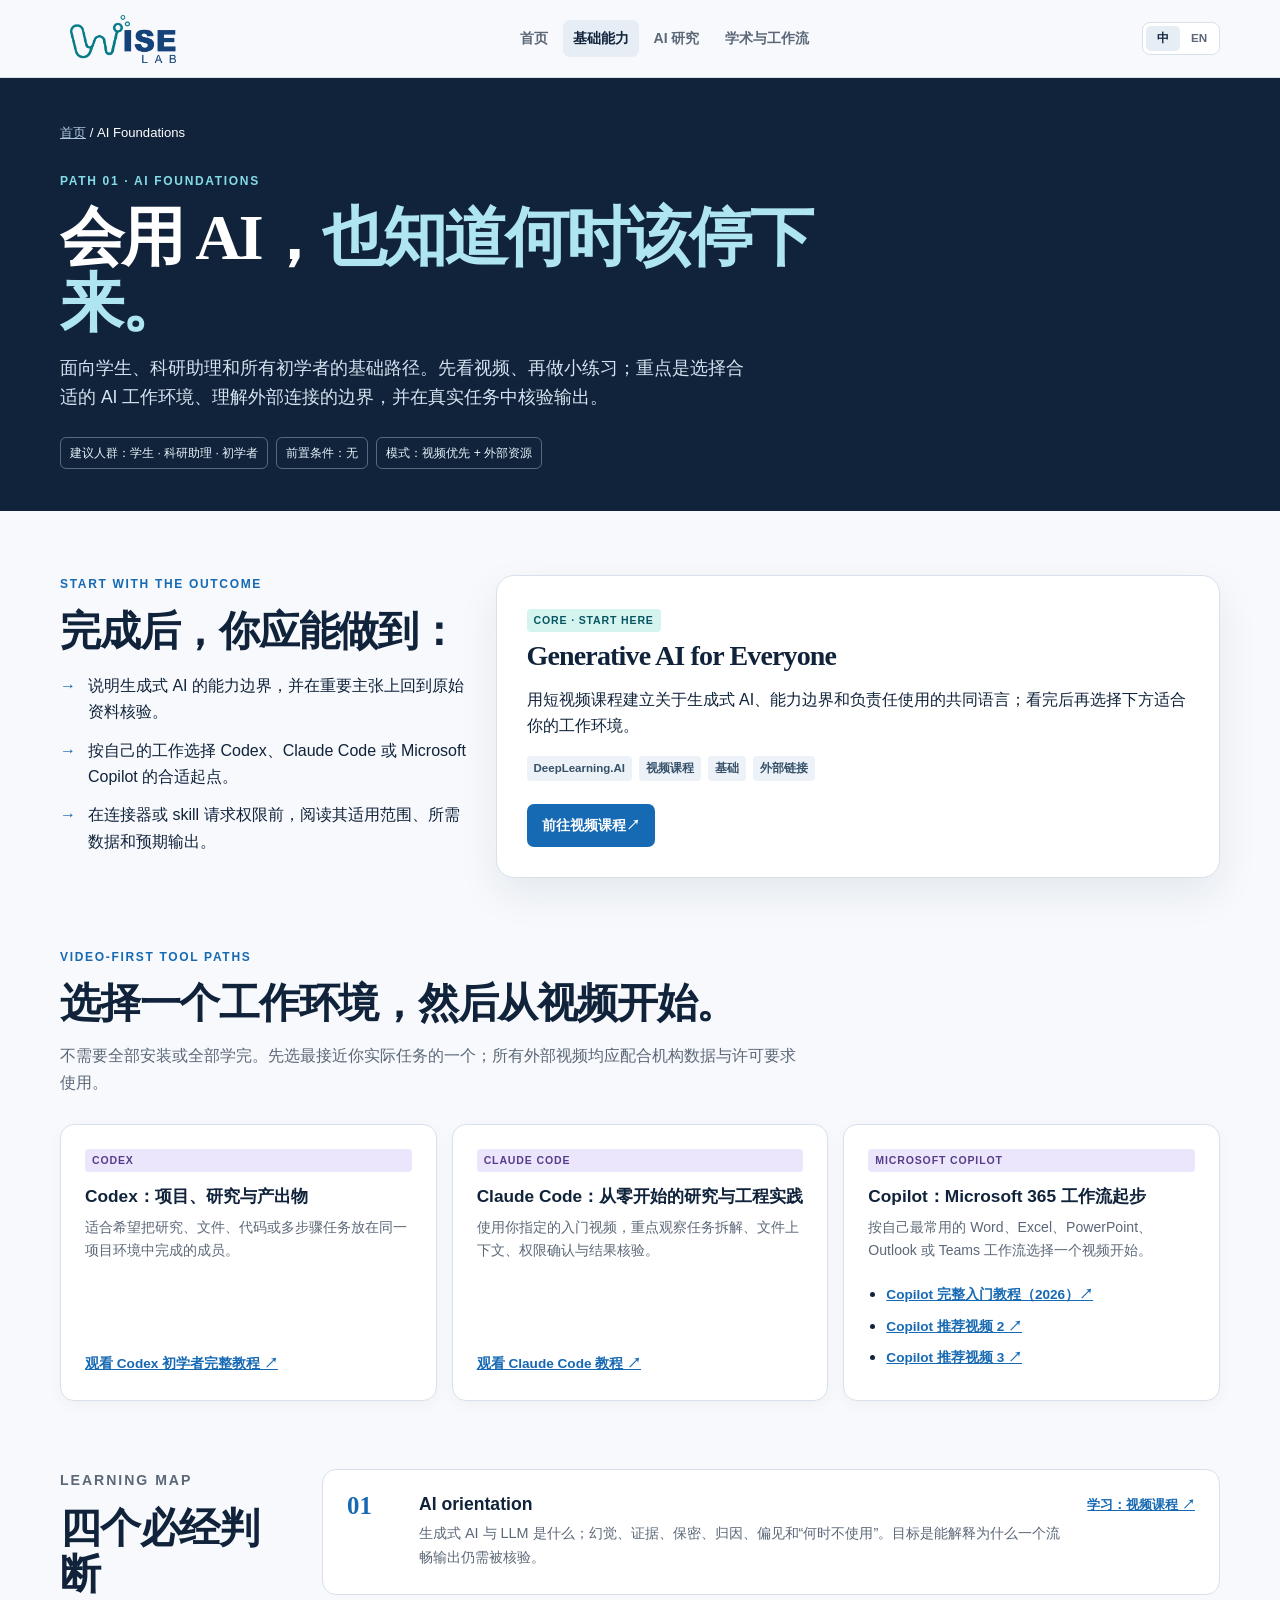
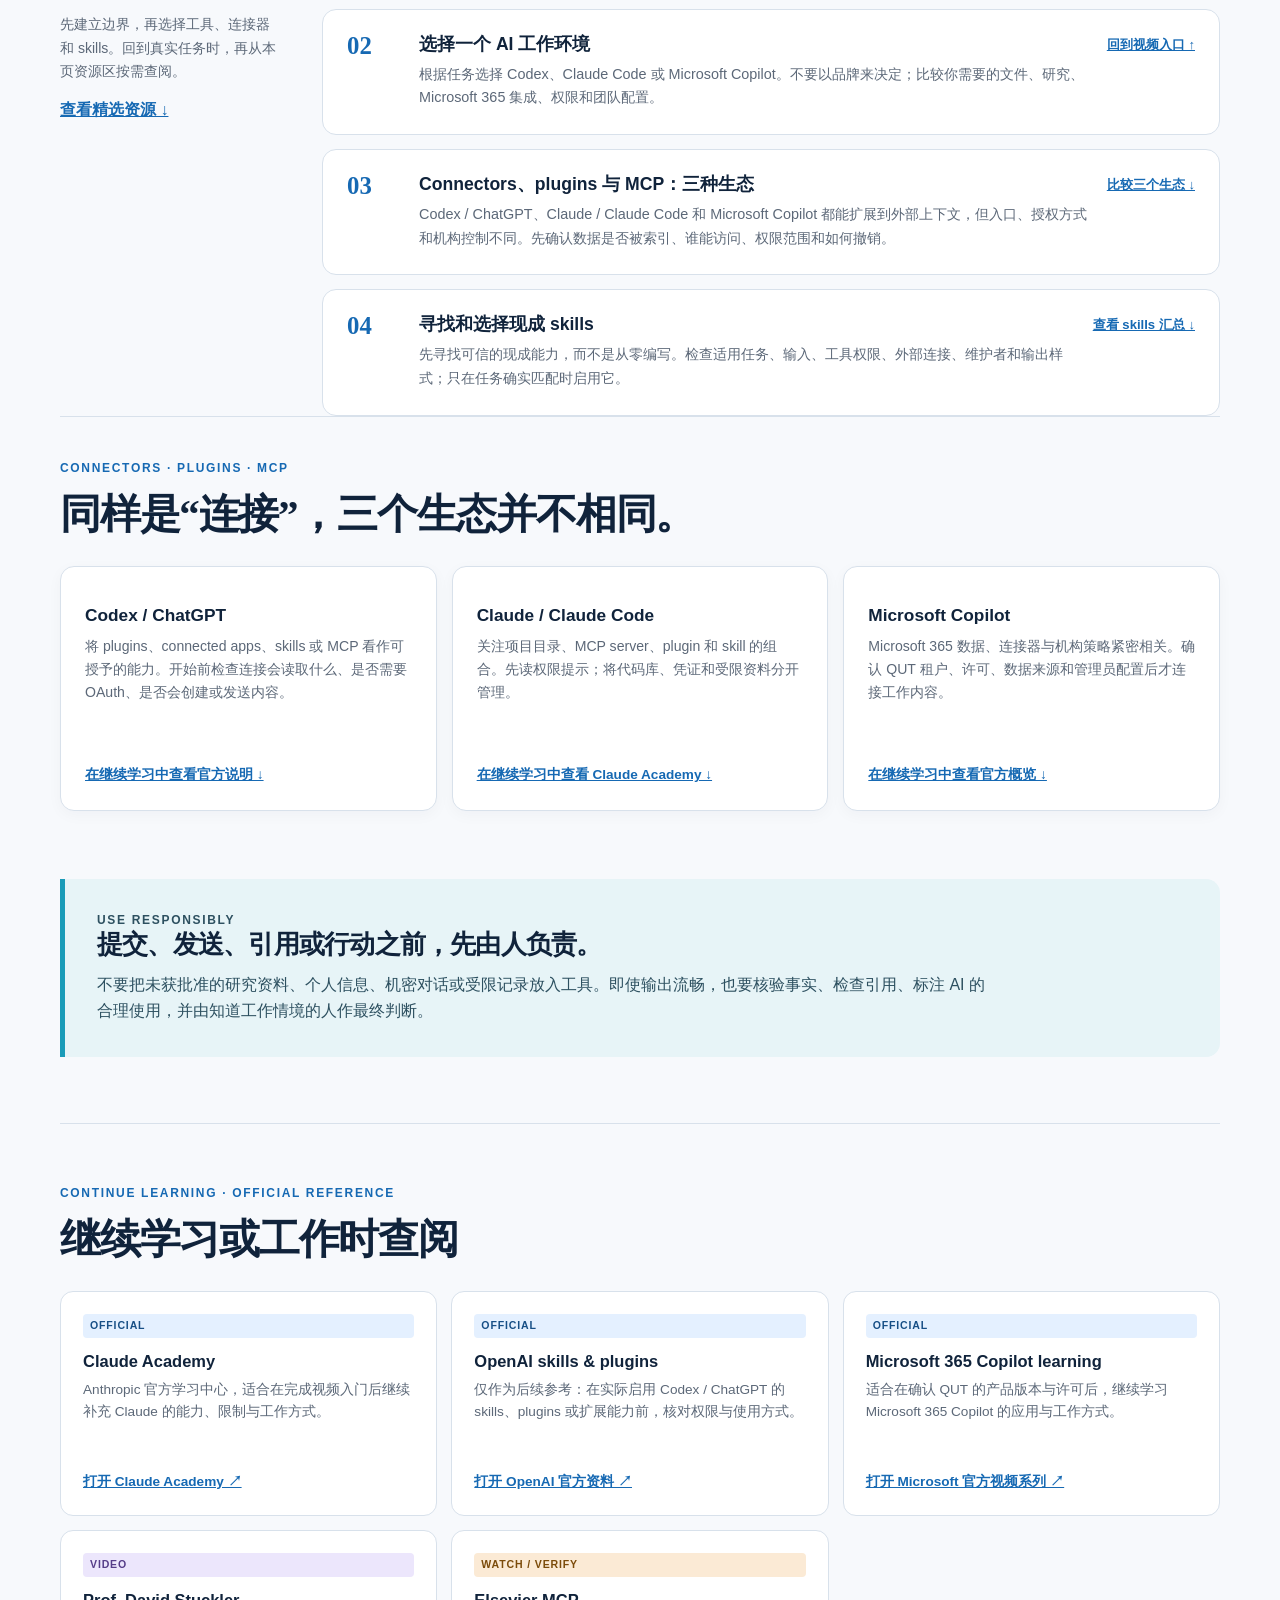
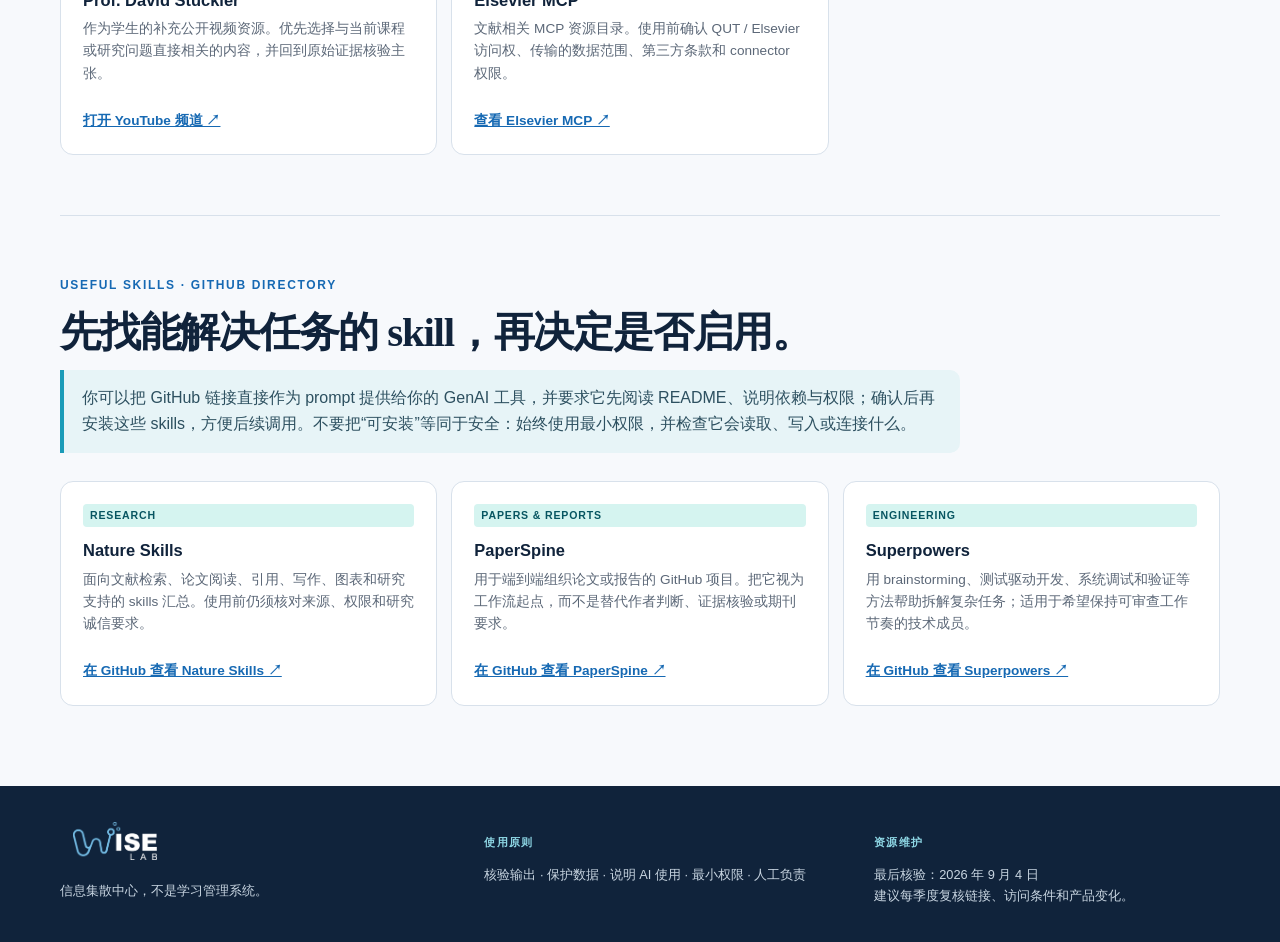
<file: foundations.html>
<!doctype html>
<html lang="zh-CN" data-page="foundations">
  <head>
    <meta charset="utf-8" />
    <meta name="viewport" content="width=device-width, initial-scale=1" />
    <meta name="description" content="WISE Lab AI 基础能力学习路径。" />
    <title>AI 基础能力｜WISE Lab</title>
    <link rel="stylesheet" href="styles.css" />
    <script defer src="i18n.js"></script>
  </head>
  <body>
    <a class="skip-link" href="#main-content">跳到主要内容</a>
    <header class="site-header">
      <a class="brand brand-logo-link" href="index.html" aria-label="WISE Lab AI 学习中心首页"><img class="brand-logo" src="assets/WISE_NEW_LIGHT.png" alt="WISE Lab" /></a>
      <nav aria-label="主导航"><a href="index.html">首页</a><a class="is-current" href="foundations.html">基础能力</a><a href="advanced-research.html">AI 研究</a><a href="academic-workflows.html">学术与工作流</a></nav>
      <div class="language-switcher" data-language-toggle aria-label="切换语言"><button type="button" data-language="zh" aria-pressed="true">中</button><button type="button" data-language="en" aria-pressed="false">EN</button></div>
    </header>
    <main id="main-content">
      <section class="page-hero"><div class="shell"><p class="crumbs"><a href="index.html">首页</a> / AI Foundations</p><p class="eyebrow">PATH 01 · AI FOUNDATIONS</p><h1>会用 AI，<em>也知道何时该停下来。</em></h1><p class="lead">面向学生、科研助理和所有初学者的基础路径。先看视频、再做小练习；重点是选择合适的 AI 工作环境、理解外部连接的边界，并在真实任务中核验输出。</p><div class="meta-row"><span>建议人群：学生 · 科研助理 · 初学者</span><span>前置条件：无</span><span>模式：视频优先 + 外部资源</span></div></div></section>
      <div class="shell page-main">
        <section class="start-grid" aria-labelledby="outcomes-title"><div><p class="eyebrow">START WITH THE OUTCOME</p><h2 id="outcomes-title">完成后，你应能做到：</h2><ul class="outcome-list"><li>说明生成式 AI 的能力边界，并在重要主张上回到原始资料核验。</li><li>按自己的工作选择 Codex、Claude Code 或 Microsoft Copilot 的合适起点。</li><li>在连接器或 skill 请求权限前，阅读其适用范围、所需数据和预期输出。</li></ul></div><article class="start-card"><span class="tier core">CORE · START HERE</span><h2>Generative AI for Everyone</h2><p>用短视频课程建立关于生成式 AI、能力边界和负责任使用的共同语言；看完后再选择下方适合你的工作环境。</p><div class="resource-meta"><span>DeepLearning.AI</span><span>视频课程</span><span>基础</span><span>外部链接</span></div><a class="button-link" href="https://www.deeplearning.ai/courses/generative-ai-for-everyone/" target="_blank" rel="noopener noreferrer">前往视频课程 <span aria-hidden="true">↗</span></a></article></section>

        <section class="video-path-section" aria-labelledby="video-path-title"><div class="section-heading"><p class="eyebrow">VIDEO-FIRST TOOL PATHS</p><h2 id="video-path-title">选择一个工作环境，然后从视频开始。</h2><p>不需要全部安装或全部学完。先选最接近你实际任务的一个；所有外部视频均应配合机构数据与许可要求使用。</p></div><div class="video-course-grid">
          <article class="video-course-card"><span class="tier deepen">CODEX</span><h3>Codex：项目、研究与产出物</h3><p>适合希望把研究、文件、代码或多步骤任务放在同一项目环境中完成的成员。</p><a href="https://www.youtube.com/watch?v=KXIdYEdOPys" target="_blank" rel="noopener noreferrer">观看 Codex 初学者完整教程 ↗</a></article>
          <article class="video-course-card"><span class="tier deepen">CLAUDE CODE</span><h3>Claude Code：从零开始的研究与工程实践</h3><p>使用你指定的入门视频，重点观察任务拆解、文件上下文、权限确认与结果核验。</p><a href="https://www.youtube.com/watch?v=9oJySubZRSA" target="_blank" rel="noopener noreferrer">观看 Claude Code 教程 ↗</a></article>
          <article class="video-course-card"><span class="tier deepen">MICROSOFT COPILOT</span><h3>Copilot：Microsoft 365 工作流起步</h3><p>按自己最常用的 Word、Excel、PowerPoint、Outlook 或 Teams 工作流选择一个视频开始。</p><ul><li><a href="https://www.youtube.com/watch?v=0_mqsU7yh5Q" target="_blank" rel="noopener noreferrer">Copilot 完整入门教程（2026）↗</a></li><li><a href="https://www.youtube.com/watch?v=vGKchY88M_Y" target="_blank" rel="noopener noreferrer">Copilot 推荐视频 2 ↗</a></li><li><a href="https://www.youtube.com/watch?v=WclbTYaieHo&amp;t=285s" target="_blank" rel="noopener noreferrer">Copilot 推荐视频 3 ↗</a></li></ul></article>
        </div></section>

        <section class="module-layout" aria-labelledby="map-title"><aside><p class="eyebrow">LEARNING MAP</p><h2 id="map-title">四个必经判断</h2><p>先建立边界，再选择工具、连接器和 skills。回到真实任务时，再从本页资源区按需查阅。</p><a href="#resources">查看精选资源 ↓</a></aside><div class="module-list">
          <article class="module-card"><span class="module-number">01</span><div><h3>AI orientation</h3><p>生成式 AI 与 LLM 是什么；幻觉、证据、保密、归因、偏见和“何时不使用”。目标是能解释为什么一个流畅输出仍需被核验。</p></div><a href="https://www.deeplearning.ai/courses/generative-ai-for-everyone/" target="_blank" rel="noopener noreferrer">学习：视频课程 ↗</a></article>
          <article class="module-card"><span class="module-number">02</span><div><h3>选择一个 AI 工作环境</h3><p>根据任务选择 Codex、Claude Code 或 Microsoft Copilot。不要以品牌来决定；比较你需要的文件、研究、Microsoft 365 集成、权限和团队配置。</p></div><a href="#video-path-title">回到视频入口 ↑</a></article>
          <article class="module-card"><span class="module-number">03</span><div><h3>Connectors、plugins 与 MCP：三种生态</h3><p>Codex / ChatGPT、Claude / Claude Code 和 Microsoft Copilot 都能扩展到外部上下文，但入口、授权方式和机构控制不同。先确认数据是否被索引、谁能访问、权限范围和如何撤销。</p></div><a href="#ecosystems">比较三个生态 ↓</a></article>
          <article class="module-card"><span class="module-number">04</span><div><h3>寻找和选择现成 skills</h3><p>先寻找可信的现成能力，而不是从零编写。检查适用任务、输入、工具权限、外部连接、维护者和输出样式；只在任务确实匹配时启用它。</p></div><a href="#skills-directory">查看 skills 汇总 ↓</a></article>
        </div></section>

        <section class="ecosystem-section" id="ecosystems" aria-labelledby="ecosystem-title"><p class="eyebrow">CONNECTORS · PLUGINS · MCP</p><h2 id="ecosystem-title">同样是“连接”，三个生态并不相同。</h2><div class="ecosystem-grid"><article><h3>Codex / ChatGPT</h3><p>将 plugins、connected apps、skills 或 MCP 看作可授予的能力。开始前检查连接会读取什么、是否需要 OAuth、是否会创建或发送内容。</p><a href="#resources">在继续学习中查看官方说明 ↓</a></article><article><h3>Claude / Claude Code</h3><p>关注项目目录、MCP server、plugin 和 skill 的组合。先读权限提示；将代码库、凭证和受限资料分开管理。</p><a href="#resources">在继续学习中查看 Claude Academy ↓</a></article><article><h3>Microsoft Copilot</h3><p>Microsoft 365 数据、连接器与机构策略紧密相关。确认 QUT 租户、许可、数据来源和管理员配置后才连接工作内容。</p><a href="#resources">在继续学习中查看官方概览 ↓</a></article></div></section>

        <section class="boundary"><p class="eyebrow">USE RESPONSIBLY</p><h2>提交、发送、引用或行动之前，先由人负责。</h2><p>不要把未获批准的研究资料、个人信息、机密对话或受限记录放入工具。即使输出流畅，也要核验事实、检查引用、标注 AI 的合理使用，并由知道工作情境的人作最终判断。</p></section>

        <section class="resource-section" id="resources" aria-labelledby="resources-title"><p class="eyebrow">CONTINUE LEARNING · OFFICIAL REFERENCE</p><h2 id="resources-title">继续学习或工作时查阅</h2><div class="resource-grid">
          <article class="resource-card"><span class="tier reference">OFFICIAL</span><h3>Claude Academy</h3><p>Anthropic 官方学习中心，适合在完成视频入门后继续补充 Claude 的能力、限制与工作方式。</p><a href="https://academy.claude.com/" target="_blank" rel="noopener noreferrer">打开 Claude Academy ↗</a></article>
          <article class="resource-card"><span class="tier reference">OFFICIAL</span><h3>OpenAI skills &amp; plugins</h3><p>仅作为后续参考：在实际启用 Codex / ChatGPT 的 skills、plugins 或扩展能力前，核对权限与使用方式。</p><a href="https://learn.chatgpt.com/docs/skills-and-plugins" target="_blank" rel="noopener noreferrer">打开 OpenAI 官方资料 ↗</a></article>
          <article class="resource-card"><span class="tier reference">OFFICIAL</span><h3>Microsoft 365 Copilot learning</h3><p>适合在确认 QUT 的产品版本与许可后，继续学习 Microsoft 365 Copilot 的应用与工作方式。</p><a href="https://enablement.microsoft.com/en-us/copilot/app/" target="_blank" rel="noopener noreferrer">打开 Microsoft 官方视频系列 ↗</a></article>
          <article class="resource-card"><span class="tier deepen">VIDEO</span><h3>Prof. David Stuckler</h3><p>作为学生的补充公开视频资源。优先选择与当前课程或研究问题直接相关的内容，并回到原始证据核验主张。</p><a href="https://www.youtube.com/@profdavidstuckler" target="_blank" rel="noopener noreferrer">打开 YouTube 频道 ↗</a></article>
          <article class="resource-card"><span class="tier verify">WATCH / VERIFY</span><h3>Elsevier MCP</h3><p>文献相关 MCP 资源目录。使用前确认 QUT / Elsevier 访问权、传输的数据范围、第三方条款和 connector 权限。</p><a href="https://lobehub.com/mcp/kemalabut-elsevier-mcp" target="_blank" rel="noopener noreferrer">查看 Elsevier MCP ↗</a></article>
        </div></section>

        <section class="resource-section skills-directory" id="skills-directory" aria-labelledby="skills-title"><p class="eyebrow">USEFUL SKILLS · GITHUB DIRECTORY</p><h2 id="skills-title">先找能解决任务的 skill，再决定是否启用。</h2><p class="skills-note">你可以把 GitHub 链接直接作为 prompt 提供给你的 GenAI 工具，并要求它先阅读 README、说明依赖与权限；确认后再安装这些 skills，方便后续调用。不要把“可安装”等同于安全：始终使用最小权限，并检查它会读取、写入或连接什么。</p><div class="resource-grid"><article class="resource-card"><span class="tier core">RESEARCH</span><h3>Nature Skills</h3><p>面向文献检索、论文阅读、引用、写作、图表和研究支持的 skills 汇总。使用前仍须核对来源、权限和研究诚信要求。</p><a href="https://github.com/Yuan1z0825/nature-skills" target="_blank" rel="noopener noreferrer">在 GitHub 查看 Nature Skills ↗</a></article><article class="resource-card"><span class="tier core">PAPERS &amp; REPORTS</span><h3>PaperSpine</h3><p>用于端到端组织论文或报告的 GitHub 项目。把它视为工作流起点，而不是替代作者判断、证据核验或期刊要求。</p><a href="https://github.com/WUBING2023/PaperSpine" target="_blank" rel="noopener noreferrer">在 GitHub 查看 PaperSpine ↗</a></article><article class="resource-card"><span class="tier core">ENGINEERING</span><h3>Superpowers</h3><p>用 brainstorming、测试驱动开发、系统调试和验证等方法帮助拆解复杂任务；适用于希望保持可审查工作节奏的技术成员。</p><a href="https://github.com/obra/superpowers" target="_blank" rel="noopener noreferrer">在 GitHub 查看 Superpowers ↗</a></article></div></section>
      </div>
    </main>
    <footer class="site-footer"><div class="shell footer-grid"><div><a class="brand footer-brand" href="index.html"><img class="brand-logo footer-logo" src="assets/WISE_NEW_DARK.png" alt="WISE Lab" /></a><p>信息集散中心，不是学习管理系统。</p></div><div><p class="footer-label">使用原则</p><p>核验输出 · 保护数据 · 说明 AI 使用 · 最小权限 · 人工负责</p></div><div><p class="footer-label">资源维护</p><p>最后核验：2026 年 9 月 4 日<br />建议每季度复核链接、访问条件和产品变化。</p></div></div></footer>
  </body>
</html>
</file>
<file: styles.css>
:root {
  --ink: #10233b;
  --muted: #5c6878;
  --paper: #f7f9fc;
  --white: #ffffff;
  --line: #d8e1eb;
  --blue: #1669b3;
  --cyan: #1a9bb8;
  --gold: #d89137;
  --violet: #6855a7;
  --shadow: 0 16px 40px rgba(16, 35, 59, 0.08);
  --radius: 18px;
}

* { box-sizing: border-box; }
html { scroll-behavior: smooth; }
body { margin: 0; color: var(--ink); background: var(--paper); font: 16px/1.65 "Segoe UI", "Noto Sans SC", Arial, sans-serif; }
a { color: inherit; }
.shell { width: min(1160px, calc(100% - 40px)); margin: 0 auto; }
.skip-link { position: fixed; left: 12px; top: -100px; z-index: 10; padding: 8px 12px; background: var(--ink); color: #fff; border-radius: 6px; }
.skip-link:focus { top: 12px; }
.site-header { min-height: 78px; padding: 14px max(20px, calc((100% - 1160px) / 2)); display: flex; align-items: center; justify-content: space-between; gap: 24px; background: rgba(247, 249, 252, 0.94); border-bottom: 1px solid var(--line); position: sticky; top: 0; z-index: 5; backdrop-filter: blur(10px); }
.brand { text-decoration: none; display: inline-flex; align-items: center; gap: 10px; min-width: max-content; }
.brand-logo-link { height: 48px; }
.brand-logo { display: block; width: 126px; height: auto; max-height: 48px; object-fit: contain; }
.brand-mark { display: grid; place-items: center; width: 34px; height: 34px; border-radius: 9px; background: var(--ink); color: #fff; font: 700 18px Georgia, serif; }
.brand strong, .brand small { display: block; line-height: 1.05; letter-spacing: .08em; }
.brand strong { font-size: .83rem; }.brand small { margin-top: 4px; color: var(--muted); font-size: .61rem; }
nav { display: flex; gap: 5px; flex-wrap: wrap; justify-content: flex-end; }
nav a { padding: 7px 10px; border-radius: 7px; color: var(--muted); font-size: .88rem; font-weight: 650; text-decoration: none; }
nav a:hover, nav a:focus-visible, nav .is-current { color: var(--ink); background: #e6edf5; outline: none; }
.language-switcher { display: inline-flex; gap: 2px; padding: 3px; border: 1px solid var(--line); border-radius: 8px; background: var(--white); }
.language-switcher button { min-width: 34px; padding: 4px 7px; border: 0; border-radius: 5px; color: var(--muted); background: transparent; font: 800 .73rem/1.4 "Segoe UI", "Noto Sans SC", Arial, sans-serif; cursor: pointer; }
.language-switcher button:hover, .language-switcher button:focus-visible, .language-switcher button[aria-pressed="true"] { color: var(--ink); background: #e6edf5; outline: none; }
.hero { min-height: 485px; padding: 78px 0 62px; display: grid; grid-template-columns: 1.35fr .65fr; align-items: center; gap: 64px; }
.eyebrow { margin: 0 0 14px; color: var(--blue); font-size: .75rem; font-weight: 800; letter-spacing: .14em; }
h1, h2, h3, p { margin-top: 0; } h1, h2, h3 { line-height: 1.18; }
h1 { margin-bottom: 22px; max-width: 800px; font: 600 clamp(2.65rem, 5.4vw, 5rem)/1.02 Georgia, "Noto Serif SC", serif; letter-spacing: -.045em; }
h1 em { color: var(--blue); font-style: normal; } h2 { margin-bottom: 16px; font: 600 clamp(1.85rem, 3.2vw, 3rem)/1.12 Georgia, "Noto Serif SC", serif; letter-spacing: -.03em; }
h3 { font-size: 1.2rem; }.lead { max-width: 700px; color: #33475e; font-size: 1.1rem; }
.hero-note { display: flex; align-items: flex-start; max-width: 550px; gap: 13px; padding-top: 14px; border-top: 1px solid var(--line); }.hero-note span { color: var(--cyan); font-size: 1.5rem; line-height: 1; }.hero-note p { margin: 0; font-size: .91rem; }
.purpose-panel { padding: 30px; background: var(--ink); color: #eaf3fc; border-radius: var(--radius); box-shadow: var(--shadow); }.panel-label { margin-bottom: 13px; color: #8ed7e5; font-size: .72rem; font-weight: 800; letter-spacing: .13em; }.panel-label.muted { margin-top: 26px; color: #aebdce; }.check-list { padding: 0; margin: 0; list-style: none; }.check-list li { position: relative; padding: 0 0 13px 25px; }.check-list li::before { content: "✓"; position: absolute; left: 0; color: #80d4ce; font-weight: 800; }.small-copy { margin-bottom: 0; color: #c2cfdd; font-size: .9rem; }
.section-space { padding: 70px 0; }.section-heading { max-width: 750px; }.section-heading > p:not(.eyebrow) { color: var(--muted); }
.path-grid { display: grid; grid-template-columns: repeat(3, 1fr); gap: 18px; margin-top: 34px; }.path-card { min-height: 386px; padding: 27px; display: flex; flex-direction: column; background: var(--white); border: 1px solid var(--line); border-top: 5px solid var(--blue); border-radius: var(--radius); box-shadow: 0 4px 15px rgba(16, 35, 59, .035); }.research-card { border-top-color: var(--violet); }.workflow-card { border-top-color: var(--gold); }.path-index { margin-bottom: 28px; color: var(--muted); font-size: .7rem; font-weight: 800; letter-spacing: .12em; }.path-card h3 { margin-bottom: 15px; font: 600 1.55rem/1.02 Georgia, "Noto Serif SC", serif; }.path-card h3 span { color: var(--blue); }.research-card h3 span { color: var(--violet); }.workflow-card h3 span { color: #b26916; }.path-card > p:not(.path-index) { color: var(--muted); font-size: .91rem; }.path-card ul { margin: 6px 0 25px; padding-left: 18px; color: #34475c; font-size: .9rem; }.path-card li { margin: 6px 0; }.text-link { margin-top: auto; color: var(--blue); font-size: .9rem; font-weight: 800; text-decoration: none; }.text-link:hover { text-decoration: underline; }.research-card .text-link { color: var(--violet); }.workflow-card .text-link { color: #a55d0e; }
.decision-section { border-top: 1px solid var(--line); border-bottom: 1px solid var(--line); }.decision-steps { padding: 0; margin: 36px 0 0; display: grid; grid-template-columns: repeat(4, 1fr); list-style: none; }.decision-steps li { padding: 0 22px 0 0; margin-right: 22px; border-right: 1px solid var(--line); }.decision-steps li:last-child { margin-right: 0; padding-right: 0; border: 0; }.decision-steps span { display: block; margin-bottom: 15px; color: var(--cyan); font: 600 1.5rem/1 Georgia, serif; }.decision-steps h3 { margin-bottom: 8px; font-size: 1rem; }.decision-steps p { color: var(--muted); font-size: .88rem; }
.tier-grid { display: grid; grid-template-columns: repeat(4, 1fr); gap: 15px; margin-top: 32px; }.tier-grid article { padding: 20px; border: 1px solid var(--line); background: var(--white); border-radius: 12px; }.tier-grid h3 { margin: 16px 0 8px; font-size: 1rem; }.tier-grid p { margin: 0; color: var(--muted); font-size: .86rem; }.tier { display: inline-block; padding: 3px 7px; border-radius: 4px; font-size: .66rem; font-weight: 900; letter-spacing: .08em; }.core { color: #075561; background: #d5f4f0; }.deepen { color: #563d89; background: #ece6fc; }.reference { color: #174f86; background: #e4f0ff; }.verify { color: #7b4b0a; background: #fbead5; }
.site-footer { padding: 36px 0; color: #c8d5e1; background: var(--ink); }.footer-grid { display: grid; grid-template-columns: 1.1fr 1fr 1fr; gap: 44px; }.footer-brand .brand-mark { color: var(--ink); background: #fff; }.footer-brand strong { color: #fff; }.footer-brand small { color: #8ba0b6; }.site-footer p { margin: 12px 0 0; font-size: .8rem; }.footer-label { color: #8ed7e5; font-size: .68rem !important; font-weight: 900; letter-spacing: .12em; }.footer-brand { height: 38px; }.footer-logo { width: 110px; max-height: 38px; }

.page-hero { padding: 44px 0 42px; background: var(--ink); color: #fff; }.crumbs { margin: 0 0 28px; font-size: .82rem; }.crumbs a { color: #afc7dc; }.page-hero .eyebrow { color: #83dce7; }.page-hero h1 { max-width: 830px; margin-bottom: 18px; font-size: clamp(2.5rem, 5vw, 4.3rem); }.page-hero h1 em { color: #aee5ef; }.page-hero .lead { color: #d5e3f0; }.meta-row { display: flex; flex-wrap: wrap; gap: 8px; margin-top: 25px; }.meta-row span { padding: 5px 9px; border: 1px solid rgba(215, 235, 250, .35); border-radius: 6px; color: #e8f3fb; font-size: .76rem; }
.page-main { padding: 64px 0 80px; }.start-grid { display: grid; grid-template-columns: .72fr 1.28fr; gap: 28px; margin-bottom: 70px; }.outcome-list { padding: 0; margin: 18px 0 0; list-style: none; }.outcome-list li { position: relative; padding: 0 0 12px 28px; }.outcome-list li::before { content: "→"; position: absolute; left: 0; color: var(--blue); font-weight: 900; }.start-card { padding: 30px; background: var(--white); border: 1px solid var(--line); border-radius: var(--radius); box-shadow: var(--shadow); }.start-card h2 { margin: 8px 0 15px; font-size: 1.75rem; }.resource-meta { display: flex; flex-wrap: wrap; gap: 7px; margin: 15px 0; }.resource-meta span { padding: 3px 7px; border-radius: 4px; color: #355069; background: #ecf2f7; font-size: .72rem; font-weight: 700; }.button-link { display: inline-flex; align-items: center; margin-top: 8px; padding: 10px 15px; border-radius: 7px; background: var(--blue); color: #fff; font-size: .87rem; font-weight: 800; text-decoration: none; }.button-link:hover { background: #0d5797; }.button-link.violet { background: var(--violet); }.button-link.gold { background: #a9600e; }
.module-layout { display: grid; grid-template-columns: 220px 1fr; gap: 42px; align-items: start; }.module-layout > aside { position: sticky; top: 105px; }.module-layout > aside p { color: var(--muted); font-size: .88rem; }.module-layout > aside a { color: var(--blue); font-weight: 800; }.module-list { display: grid; gap: 14px; }.module-card { display: grid; grid-template-columns: 54px 1fr auto; gap: 18px; align-items: start; padding: 24px; background: var(--white); border: 1px solid var(--line); border-radius: 14px; }.module-number { color: var(--blue); font: 600 1.55rem/1 Georgia, serif; }.module-card h3 { margin: 0 0 8px; font-size: 1.1rem; }.module-card p { margin: 0; color: var(--muted); font-size: .9rem; }.module-card a { max-width: 175px; color: var(--blue); font-size: .82rem; font-weight: 800; text-align: right; }.module-card.violet .module-number, .module-card.violet a { color: var(--violet); }.module-card.gold .module-number, .module-card.gold a { color: #a9600e; }
.boundary { margin: 66px 0; padding: 32px; background: #e7f4f7; border-left: 5px solid var(--cyan); border-radius: 0 14px 14px 0; }.boundary h2 { margin-bottom: 12px; font-size: 1.6rem; }.boundary p { max-width: 900px; margin-bottom: 0; color: #2d5060; }.resource-section { border-top: 1px solid var(--line); padding-top: 60px; }.resource-grid { display: grid; grid-template-columns: repeat(3, 1fr); gap: 14px; margin-top: 28px; }.resource-card { padding: 22px; display: flex; flex-direction: column; min-height: 225px; border: 1px solid var(--line); background: var(--white); border-radius: 13px; }.resource-card h3 { margin: 14px 0 8px; font-size: 1.03rem; }.resource-card p { color: var(--muted); font-size: .85rem; }.resource-card a { margin-top: auto; color: var(--blue); font-size: .85rem; font-weight: 800; }.standard-card { margin: 68px 0; padding: 32px; display: grid; grid-template-columns: 1fr 1.1fr; gap: 35px; color: #edf5fc; background: var(--ink); border-radius: var(--radius); }.standard-card h2 { color: #fff; font-size: 1.85rem; }.standard-card p { color: #c6d8e8; }.standard-card ul { columns: 2; margin: 0; padding-left: 18px; }.standard-card li { margin: 7px 0; }

.video-path-section, .ecosystem-section, .official-video-section { margin: 0 0 68px; }.video-course-grid, .ecosystem-grid { display: grid; grid-template-columns: repeat(3, 1fr); gap: 15px; margin-top: 28px; }.video-course-card, .ecosystem-grid article { min-height: 245px; padding: 24px; display: flex; flex-direction: column; border: 1px solid var(--line); border-radius: 14px; background: var(--white); box-shadow: 0 4px 15px rgba(16, 35, 59, .035); }.video-course-card h3, .ecosystem-grid h3 { margin: 14px 0 9px; font-size: 1.08rem; }.video-course-card p, .ecosystem-grid p { color: var(--muted); font-size: .88rem; }.video-course-card > a, .ecosystem-grid a { margin-top: auto; color: var(--blue); font-size: .85rem; font-weight: 800; }.video-course-card ul { margin: 0; padding-left: 18px; }.video-course-card li { margin: 5px 0; }.video-course-card li a { color: var(--blue); font-size: .85rem; font-weight: 800; }.ecosystem-section { padding: 42px 0 0; border-top: 1px solid var(--line); }.official-video-section { display: grid; grid-template-columns: 1.2fr .8fr; gap: 32px; padding: 30px; border: 1px solid #ecd8bf; border-radius: var(--radius); background: #fffaf4; }.official-video-section h2 { margin-bottom: 12px; font-size: 1.75rem; }.official-video-section p { margin-bottom: 0; color: #5d4a34; }.official-video-links { display: flex; flex-direction: column; align-items: flex-start; justify-content: center; gap: 15px; }.official-video-links > a:not(.button-link) { color: #a9600e; font-size: .88rem; font-weight: 800; }.skills-directory { margin-top: 60px; }
.module-video-links { display: grid; gap: 8px; justify-items: end; }.module-card .module-video-links a { display: block; max-width: 175px; color: #a9600e; font-size: .82rem; font-weight: 800; text-align: right; }.morning-brief-section { margin: 68px 0; padding: 32px; border: 1px solid #ecd8bf; border-radius: var(--radius); background: #fffaf4; }.morning-brief-section h2 { margin-bottom: 12px; font-size: 1.75rem; }.morning-brief-section > div > p:last-child { color: #5d4a34; }.morning-brief-section ol { margin: 24px 0 0; padding-left: 22px; columns: 2; gap: 36px; }.morning-brief-section li { margin: 0 0 16px; break-inside: avoid; color: #5d4a34; }.skills-note { max-width: 900px; margin: -2px 0 28px; padding: 15px 18px; border-left: 4px solid var(--cyan); border-radius: 0 10px 10px 0; color: #2d5060; background: #e7f4f7; }
@media (max-width: 900px) { .hero, .start-grid, .standard-card, .official-video-section { grid-template-columns: 1fr; gap: 30px; }.path-grid, .tier-grid, .resource-grid, .video-course-grid, .ecosystem-grid { grid-template-columns: repeat(2, 1fr); }.decision-steps { grid-template-columns: repeat(2, 1fr); gap: 25px; }.decision-steps li:nth-child(2) { border-right: 0; margin-right: 0; padding-right: 0; }.module-layout { grid-template-columns: 1fr; }.module-layout > aside { position: static; display: grid; grid-template-columns: 180px 1fr; gap: 20px; }.module-layout > aside h2 { margin: 0; }.footer-grid { grid-template-columns: 1fr 1fr; }.footer-grid > :first-child { grid-column: 1 / -1; } }
@media (max-width: 650px) { .shell { width: min(100% - 28px, 1160px); }.site-header { align-items: flex-start; min-height: auto; padding: 13px 14px; flex-direction: column; gap: 12px; }.site-header nav { width: 100%; justify-content: flex-start; overflow-x: auto; flex-wrap: nowrap; }.site-header nav a { white-space: nowrap; }.hero { min-height: auto; padding: 48px 0; }.hero h1, .page-hero h1 { font-size: 2.55rem; }.section-space, .page-main { padding: 50px 0; }.path-grid, .tier-grid, .resource-grid, .footer-grid, .video-course-grid, .ecosystem-grid { grid-template-columns: 1fr; }.decision-steps { grid-template-columns: 1fr; }.decision-steps li { padding: 0 0 22px; margin: 0; border: 0; border-bottom: 1px solid var(--line); }.decision-steps li:last-child { border-bottom: 0; }.module-card { grid-template-columns: 40px 1fr; gap: 13px; }.module-card a, .module-card .module-video-links { grid-column: 2; text-align: left; }.module-card .module-video-links { justify-items: start; }.module-card .module-video-links a { text-align: left; }.module-layout > aside { display: block; }.standard-card ul, .morning-brief-section ol { columns: 1; }.page-hero { padding: 34px 0; } }
</file>
